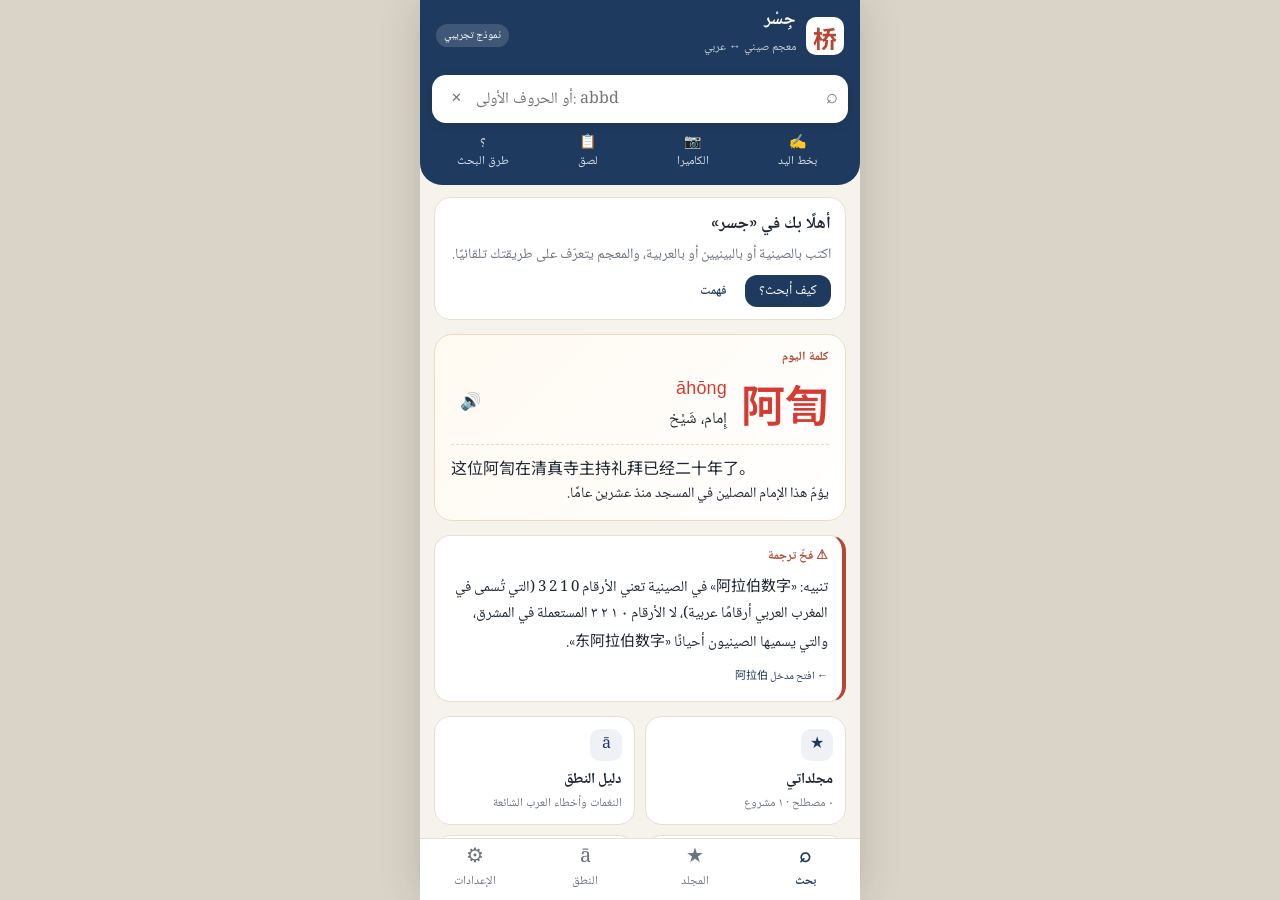
<file: index.html>
<!doctype html>
<html lang="ar" dir="rtl">
<head>
  <meta charset="utf-8">
  <meta name="viewport" content="width=device-width, initial-scale=1, viewport-fit=cover">
  <title>جسر · 桥 — معجم صيني عربي (نموذج تجريبي)</title>
  <meta name="theme-color" content="#1f3a5f">
  <meta name="apple-mobile-web-app-capable" content="yes">
  <meta name="apple-mobile-web-app-status-bar-style" content="black-translucent">
  <meta name="apple-mobile-web-app-title" content="جسر">
  <link rel="manifest" href="manifest.webmanifest">
  <link rel="apple-touch-icon" href="icon-180.png">
  <link rel="preconnect" href="https://fonts.googleapis.com">
  <link rel="stylesheet" href="https://fonts.googleapis.com/css2?family=Noto+Naskh+Arabic:wght@400;600;700&family=Noto+Sans+SC:wght@400;500;700&display=swap">
  <link rel="stylesheet" href="styles.css">
</head>
<body>
  <div class="phone">
    <header class="appbar">
      <div class="brand"><span class="logo zh" lang="zh-CN">桥</span><span><b>جِسْر</b><small>معجم صيني ↔ عربي</small></span></div>
      <span class="proto">نموذج تجريبي</span>
    </header>

    <div id="searchbar" class="searchbar">
      <div class="search-field">
        <span class="s-ic">⌕</span>
        <input id="q" type="search" dir="auto" autocomplete="off" spellcheck="false" placeholder="">
        <button class="icon tiny" data-action="clear" title="مسح">✕</button>
      </div>
      <div class="modes">
        <button data-action="handwrite"><span>✍</span>بخط اليد</button>
        <button data-action="camera"><span>📷</span>الكاميرا</button>
        <button data-action="paste"><span>📋</span>لصق</button>
        <button data-action="tips"><span>؟</span>طرق البحث</button>
      </div>
    </div>

    <main id="main"></main>

    <nav class="nav">
      <button data-nav="search"><span>⌕</span>بحث</button>
      <button data-nav="vault"><span>★</span>المجلد</button>
      <button data-nav="guide"><span>ā</span>النطق</button>
      <button data-nav="settings"><span>⚙</span>الإعدادات</button>
    </nav>

    <div id="sheet" class="sheet"><div class="sheet-card"><button class="icon close" data-action="close-sheet">✕</button><div id="sheet-body"></div></div></div>

    <div id="hw" class="modal"><div class="modal-card hw-card">
      <div class="modal-head"><div>الكتابة باليد</div><button class="icon" data-action="close-hw">✕</button></div>
      <div id="hw-composed" class="hw-composed zh" dir="ltr" lang="zh-CN"></div>
      <canvas id="hw-canvas" dir="ltr"></canvas>
      <div id="hw-cands" class="hw-cands"></div>
      <div class="row-btns">
        <button class="btn ghost" data-action="hw-undo">تراجع</button>
        <button class="btn ghost" data-action="hw-clear">مسح الحرف</button>
        <button class="btn" data-action="hw-search">ابحث</button>
      </div>
      <p class="hint" id="hw-status">ارسم حرفًا، ثم اضغط الاقتراح لإضافته.</p>
    </div></div>

    <div id="cam" class="modal"><div class="modal-card hw-card">
      <div class="modal-head"><div>البحث بالكاميرا</div><button class="icon" data-action="close-cam">✕</button></div>
      <div id="cam-composed" class="hw-composed zh" dir="ltr" lang="zh-CN"></div>
      <video id="cam-video" playsinline autoplay muted></video>
      <img id="cam-preview" alt="" hidden>
      <div id="cam-result" class="cam-result" dir="ltr" lang="zh-CN"></div>
      <div class="row-btns">
        <button class="btn" id="cam-shot" data-action="cam-shot" hidden>التقاط</button>
        <button class="btn ghost" data-action="cam-file">صورة</button>
        <button class="btn ghost" data-action="cam-undo">تراجع</button>
        <button class="btn" data-action="cam-search">ابحث</button>
      </div>
      <input id="cam-file" type="file" accept="image/*" hidden>
      <p class="hint" id="cam-status"></p>
    </div></div>

    <div id="stroke" class="modal"><div class="modal-card">
      <div class="modal-head"><div id="stroke-title"></div><button class="icon" data-action="close-stroke">✕</button></div>
      <div id="stroke-box" class="stroke-box" dir="ltr"></div>
      <div class="row-btns"><button class="btn" data-action="stroke-replay">إعادة العرض</button><button class="btn ghost" data-action="stroke-quiz">تدرّب على الكتابة</button></div>
    </div></div>

    <div id="toast" class="toast"></div>
  </div>

  <script src="vendor/hanzi-writer.min.js"></script>
  <script src="vendor/hanzilookup.min.js"></script>
  <script src="vendor/tesseract.min.js"></script>
  <script src="js/handwrite.js"></script>
  <script src="js/camera.js"></script>
  <script src="data/core.js"></script>
  <script src="data/packs.js"></script>
  <script src="js/labels.js"></script>
  <script src="js/pinyin.js"></script>
  <script src="js/arabic.js"></script>
  <script src="js/search.js"></script>
  <script src="js/app.js"></script>
</body>
</html>
</file>
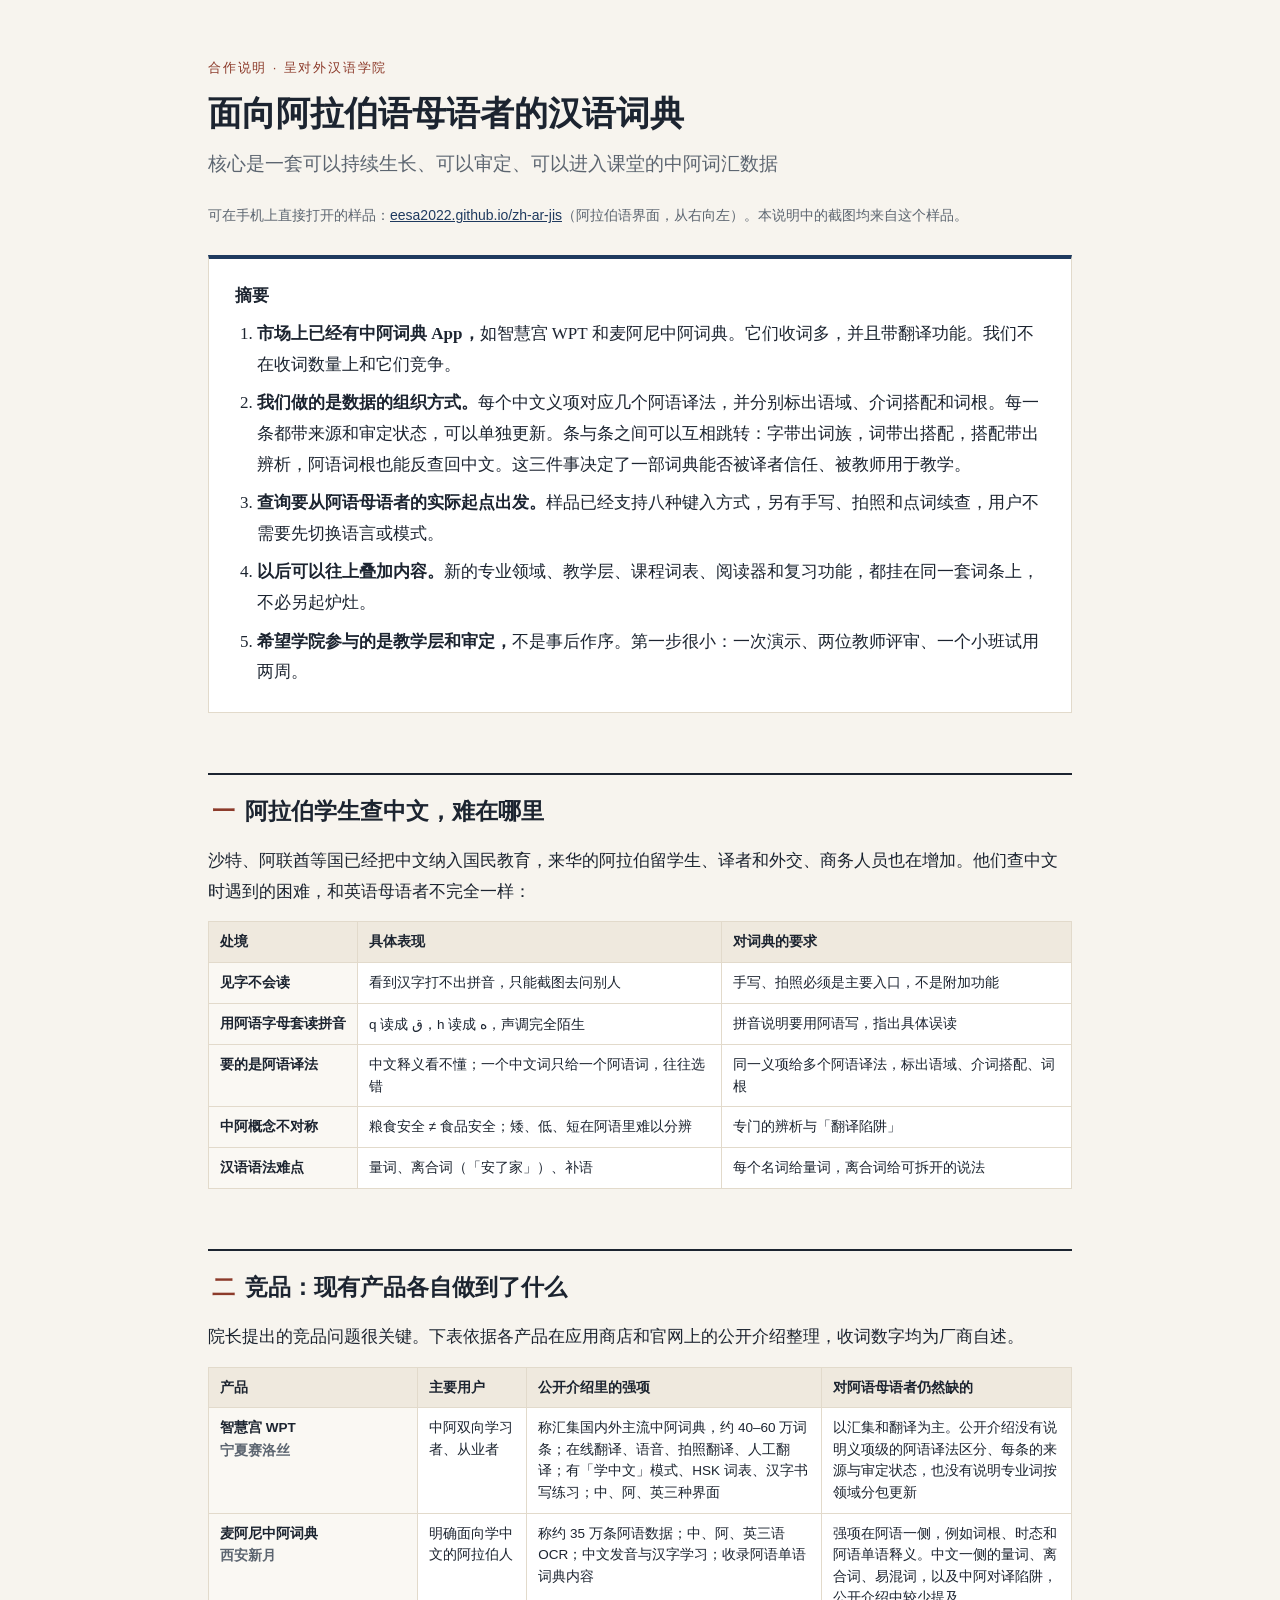
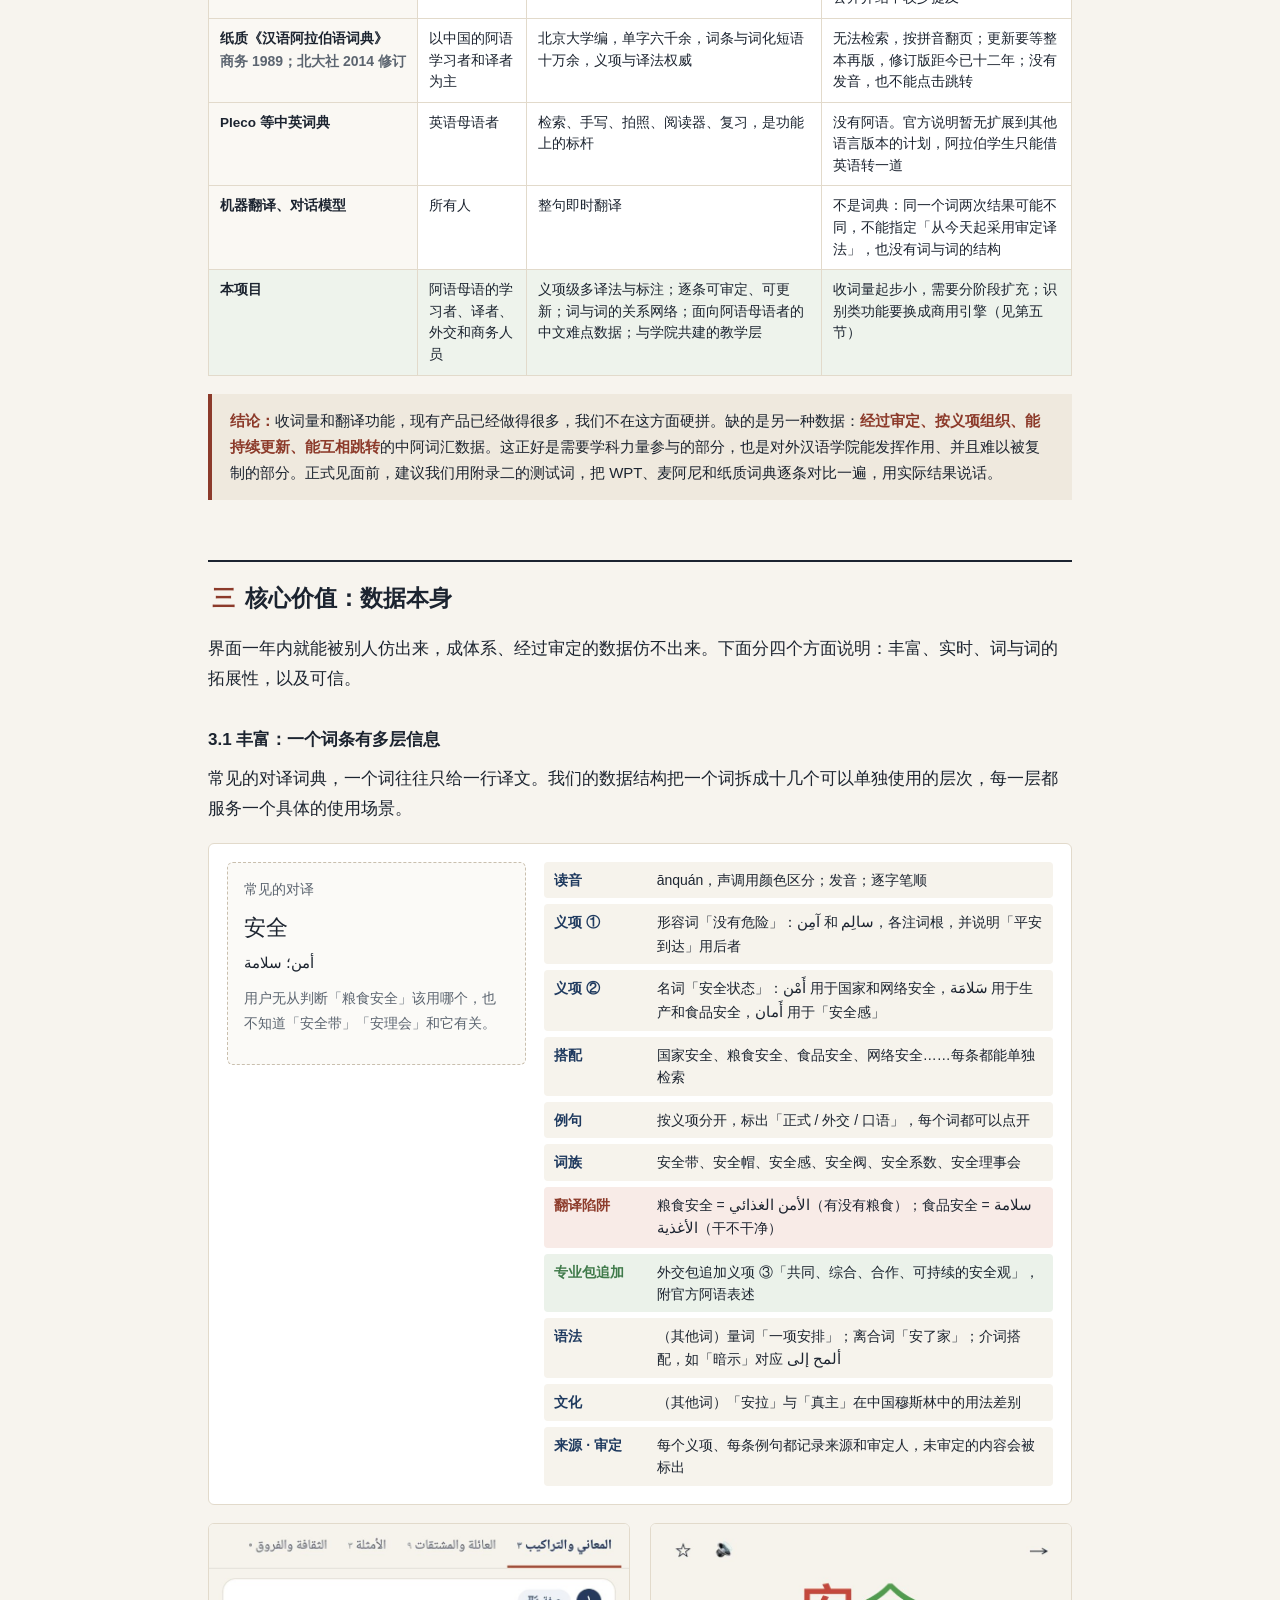
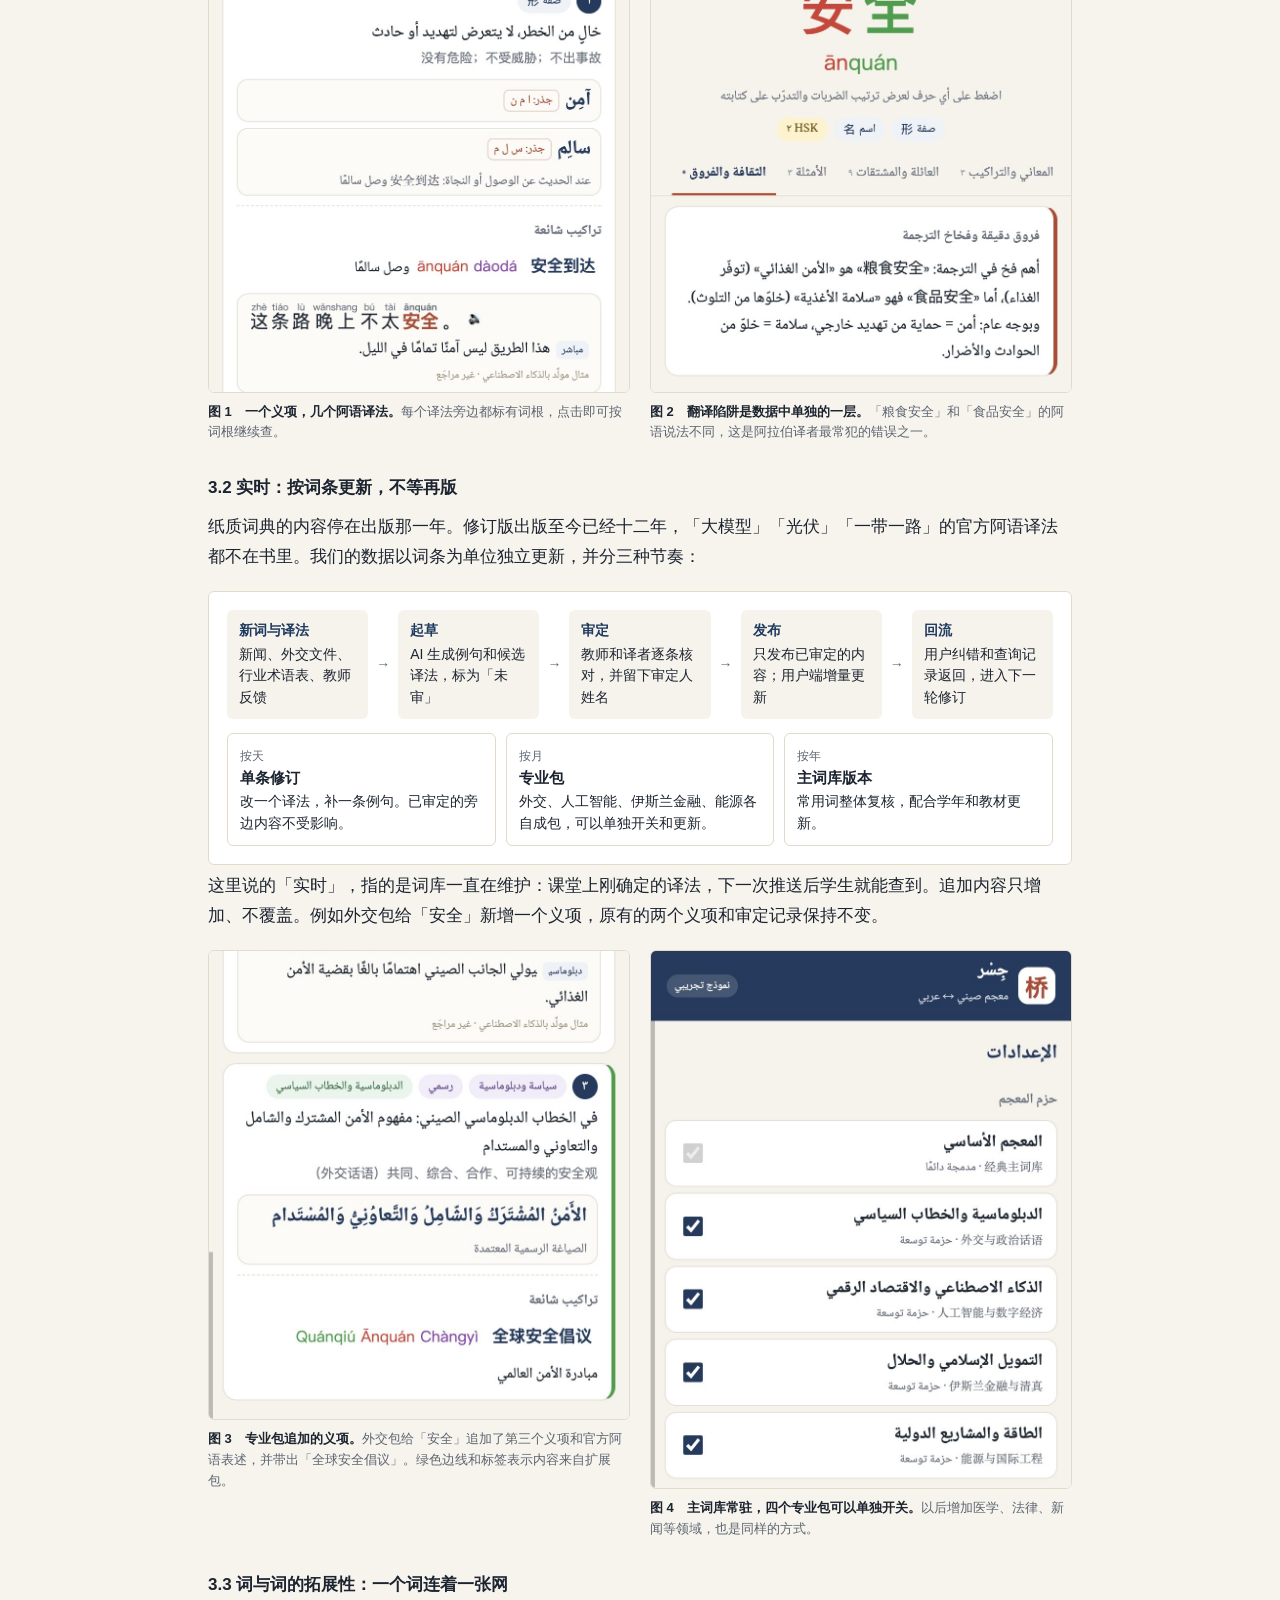
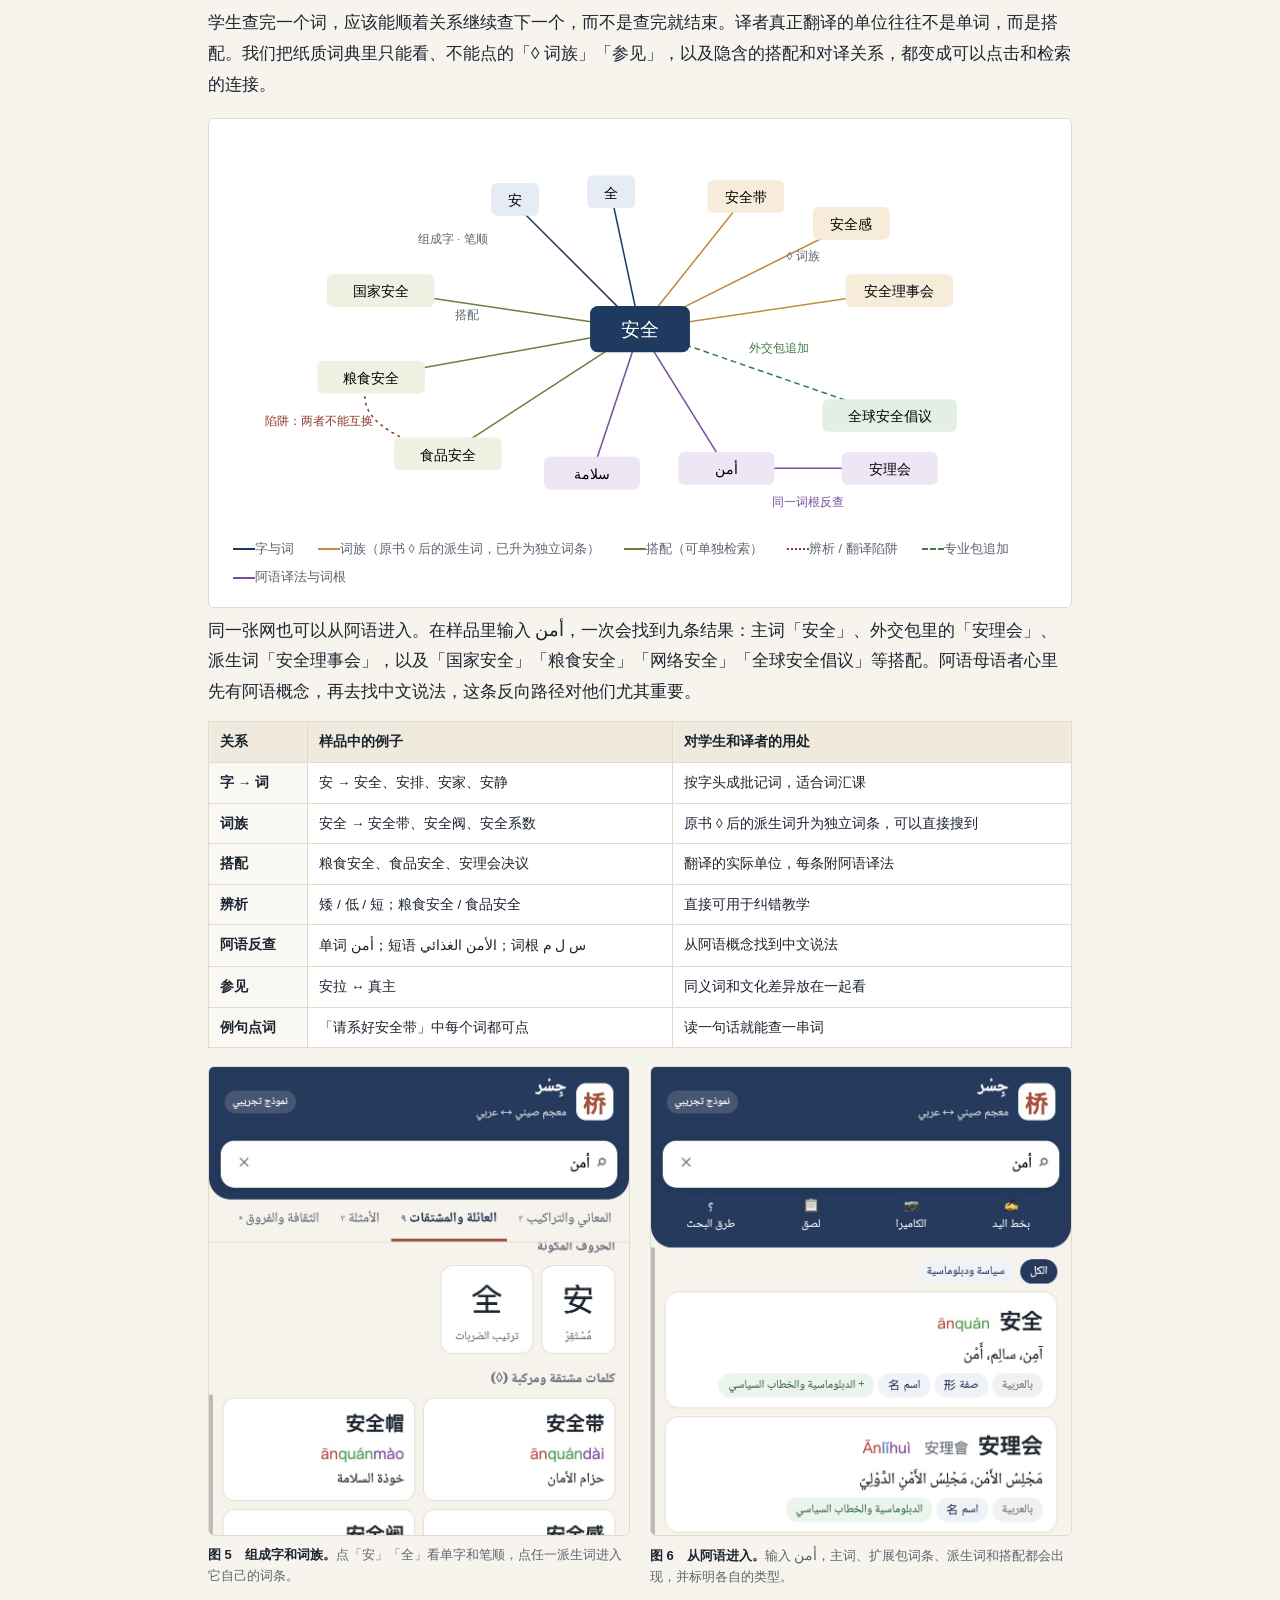
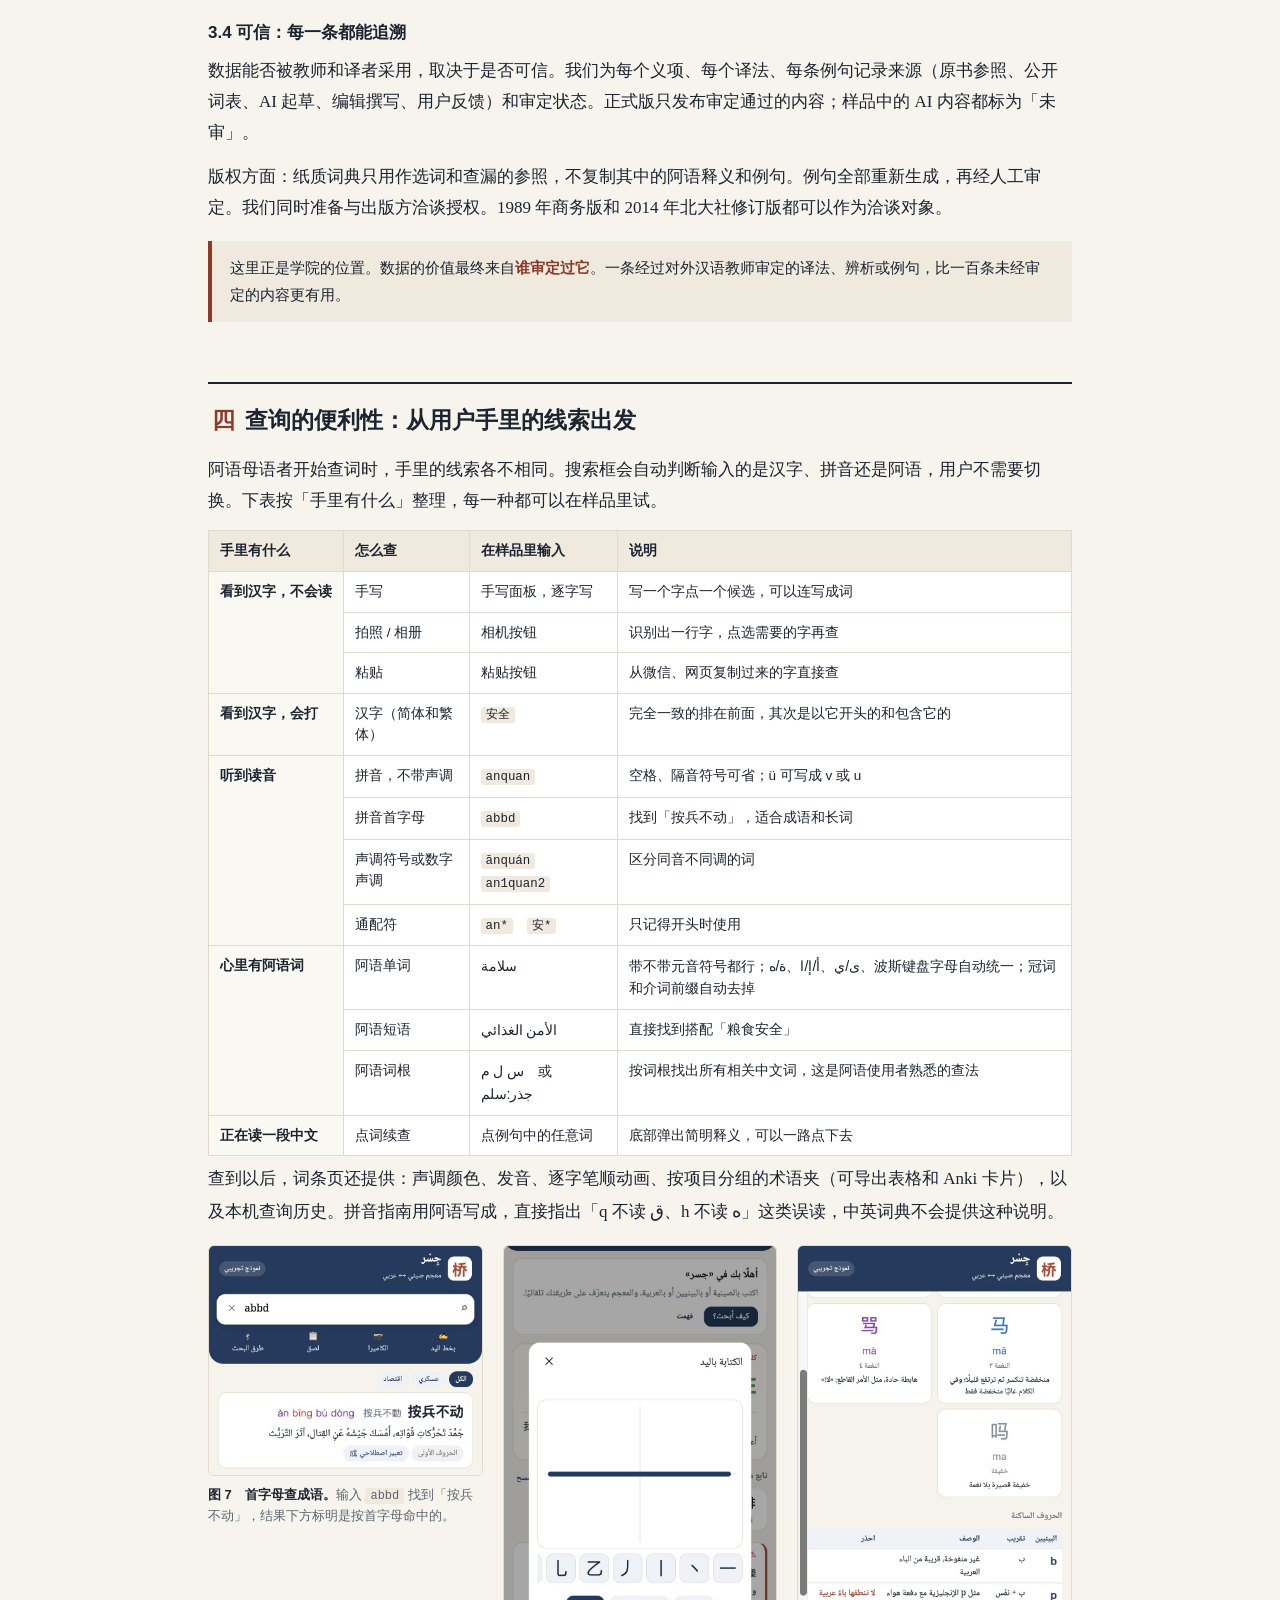
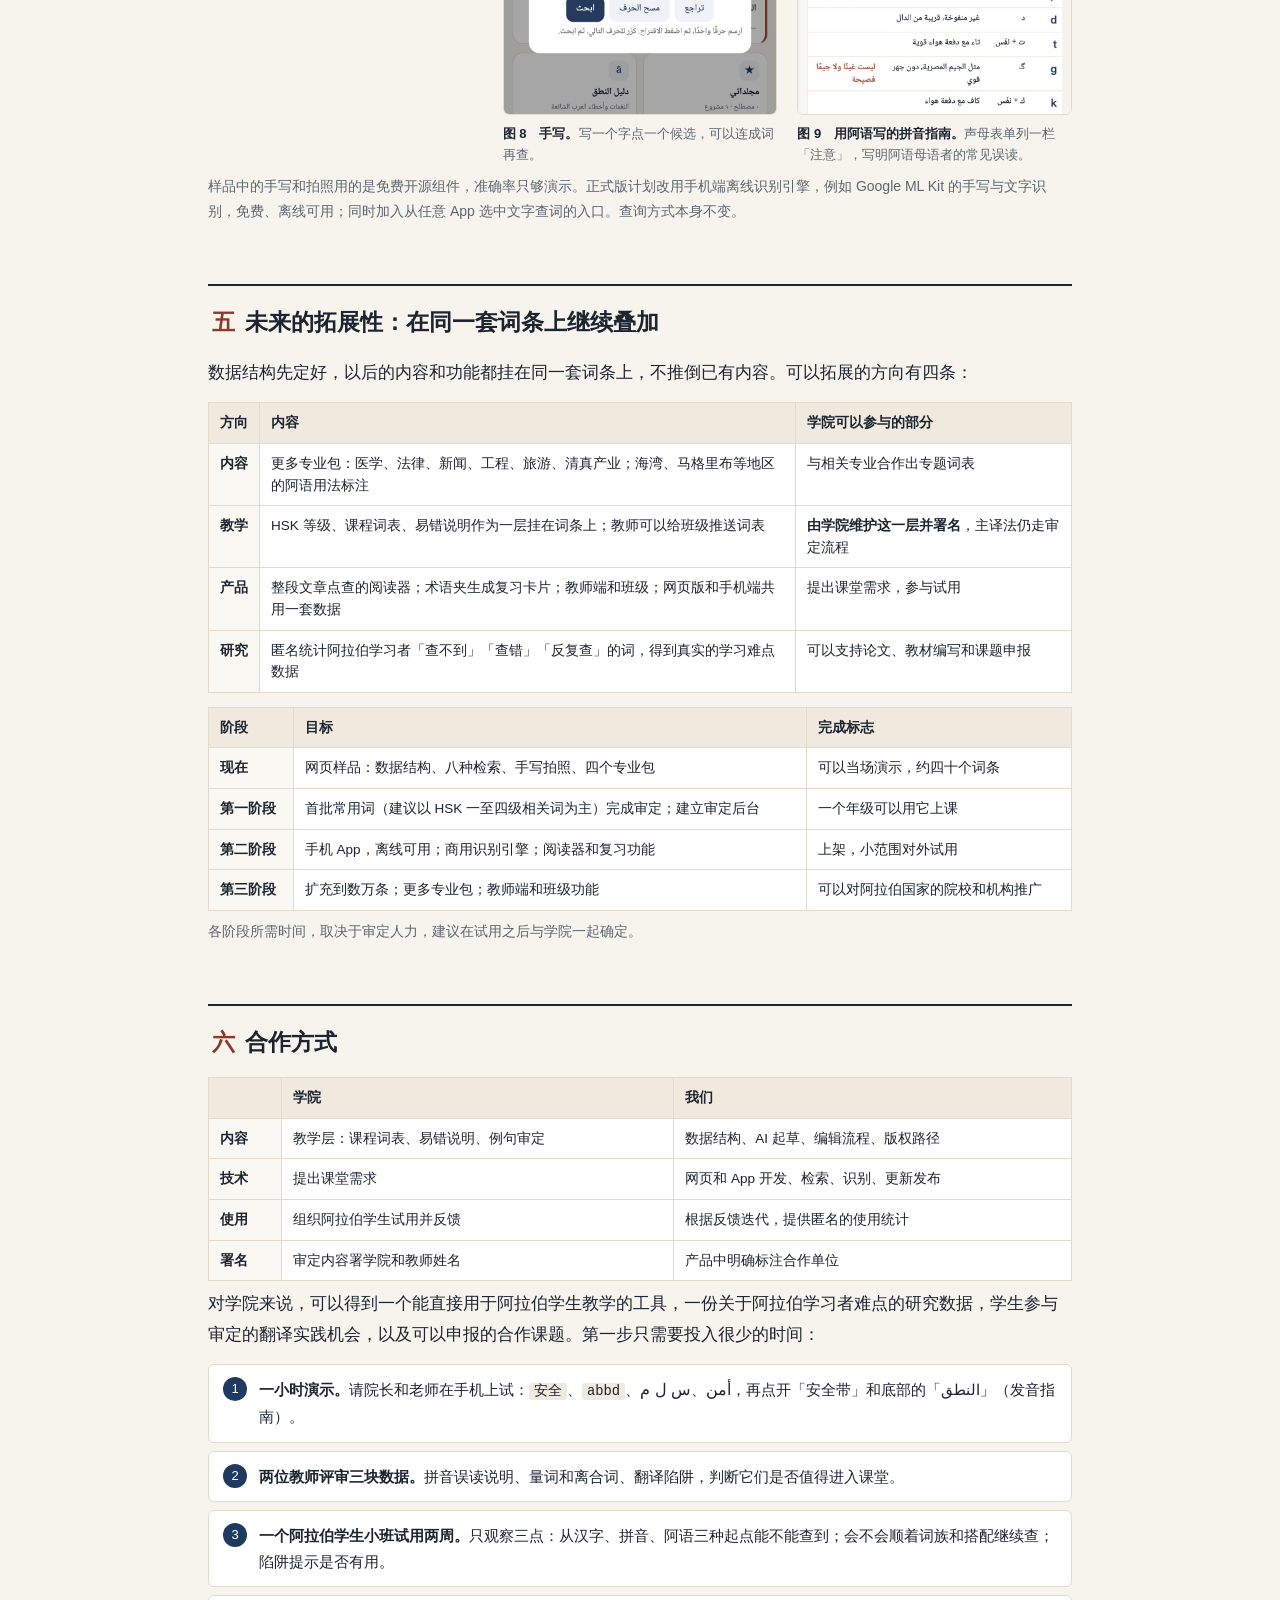
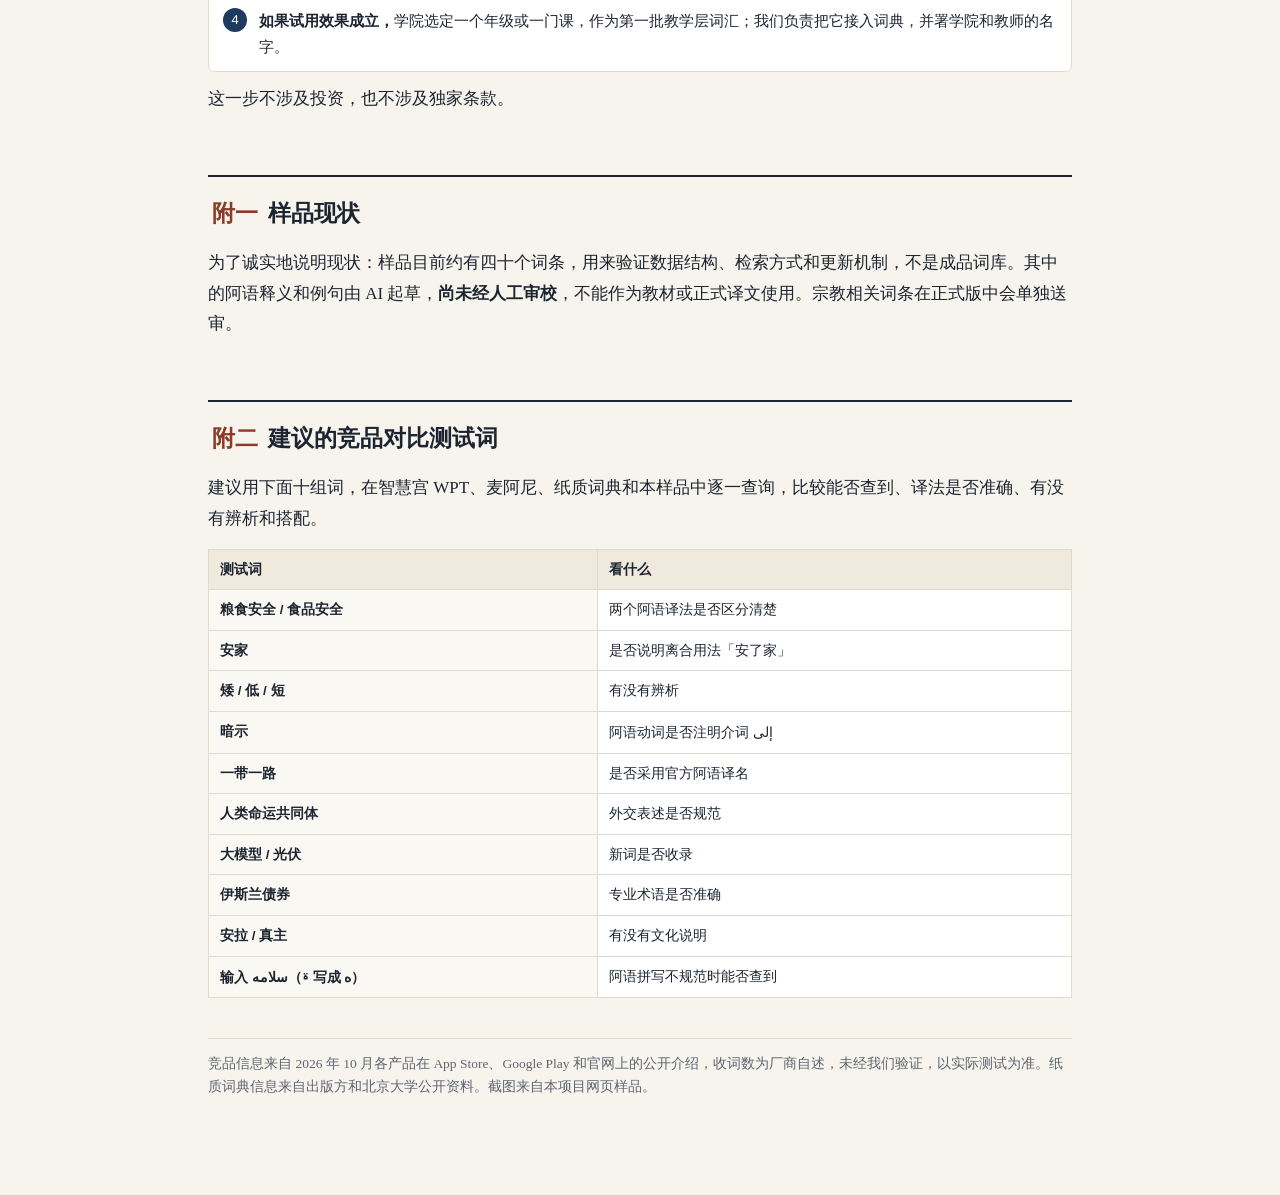
<file: brief/index.html>
<!doctype html>
<html lang="zh-CN">
<head>
  <meta charset="utf-8">
  <meta name="viewport" content="width=device-width, initial-scale=1">
  <title>面向阿拉伯语母语者的汉语词典 · 合作说明</title>
  <style>
    :root { --ink: #1c2430; --muted: #5c6570; --line: #e2dacb; --paper: #f7f4ee; --card: #fff; --navy: #1f3a5f; --accent: #8c3a2a; --green: #3f7a4a; --soft: #efe9de; }
    * { box-sizing: border-box; }
    body { margin: 0; background: var(--paper); color: var(--ink); font: 17px/1.8 "Songti SC", "Noto Serif SC", "Source Han Serif SC", "STSong", serif; }
    .wrap { max-width: 920px; margin: 0 auto; padding: 56px 28px 88px; }
    .sans, h3, table, figcaption, .meta, .label, .kicker, .callout, .steps, .diagram { font-family: "PingFang SC", "Noto Sans SC", "Source Han Sans SC", sans-serif; }
    .kicker { font-size: 13px; letter-spacing: .14em; color: var(--accent); margin: 0 0 12px; }
    h1 { font-size: 34px; font-weight: 600; line-height: 1.35; margin: 0 0 10px; }
    .sub { font-size: 19px; color: var(--muted); margin: 0 0 22px; }
    h2 { font-size: 23px; font-weight: 600; margin: 60px 0 14px; padding-top: 16px; border-top: 2px solid var(--ink); }
    h2 .no { color: var(--accent); margin-left: 4px; margin-right: 10px; }
    h3 { font-size: 17px; font-weight: 600; margin: 30px 0 8px; }
    p { margin: 0 0 14px; }
    a { color: var(--navy); }
    bdi[lang="ar"] { font-family: "Noto Naskh Arabic", "Geeza Pro", "Arial", serif; font-size: 1.05em; }
    .meta { font-size: 14px; color: var(--muted); }
    .summary { background: var(--card); border: 1px solid var(--line); border-top: 4px solid var(--navy); padding: 22px 26px 12px; margin: 26px 0 0; }
    .summary h3 { margin-top: 0; }
    .summary ol { margin: 6px 0 12px; padding-right: 0; padding-left: 1.3em; }
    .summary li { margin: 8px 0; }
    .callout { background: var(--soft); border-left: 4px solid var(--accent); padding: 14px 18px; font-size: 15px; line-height: 1.75; margin: 18px 0; }
    .callout b { color: var(--accent); }
    .table-wrap { overflow-x: auto; margin: 14px 0 8px; }
    table { width: 100%; border-collapse: collapse; background: var(--card); font-size: 13.5px; line-height: 1.6; }
    th, td { border: 1px solid var(--line); padding: 9px 11px; text-align: left; vertical-align: top; }
    thead th { background: var(--soft); font-weight: 600; }
    tbody th { font-weight: 600; white-space: nowrap; background: #faf8f3; }
    tr.ours td, tr.ours th { background: #eef3ec; }
    table.wide { min-width: 780px; }
    .figs { display: grid; grid-template-columns: 1fr 1fr; gap: 26px 20px; margin: 18px 0 8px; }
    .figs.three { grid-template-columns: 1fr 1fr 1fr; }
    figure { margin: 0; }
    figure img { display: block; width: 100%; height: 470px; object-fit: cover; object-position: top; border: 1px solid var(--line); border-radius: 6px; background: #fff; }
    figure img.auto { height: auto; }
    figcaption { font-size: 13px; line-height: 1.6; color: var(--muted); margin-top: 9px; }
    figcaption strong { color: var(--ink); font-weight: 600; }
    .diagram { background: var(--card); border: 1px solid var(--line); border-radius: 6px; padding: 18px; margin: 18px 0 6px; font-size: 14px; }
    .compare { display: grid; grid-template-columns: 1fr 1.7fr; gap: 18px; align-items: start; }
    .plain { border: 1px dashed #c9bfae; border-radius: 6px; padding: 14px 16px; background: #fbfaf7; }
    .plain .line { font-size: 22px; font-family: "Songti SC", serif; margin: 6px 0 2px; }
    .layers { display: grid; gap: 6px; }
    .layer { display: grid; grid-template-columns: 6.6em 1fr; gap: 10px; padding: 7px 10px; border-radius: 4px; background: #f6f3ec; line-height: 1.6; }
    .layer b { color: var(--navy); font-weight: 600; }
    .layer.trap { background: #f8ebe7; } .layer.trap b { color: var(--accent); }
    .layer.pack { background: #ebf2ea; } .layer.pack b { color: var(--green); }
    .flow { display: flex; flex-wrap: wrap; align-items: stretch; gap: 8px; }
    .flow .step { flex: 1 1 140px; background: #f6f3ec; border-radius: 6px; padding: 10px 12px; line-height: 1.55; }
    .flow .step b { display: block; color: var(--navy); margin-bottom: 2px; }
    .flow .arrow { align-self: center; color: var(--muted); }
    .speeds { display: grid; grid-template-columns: repeat(3, 1fr); gap: 10px; margin-top: 14px; }
    .speed { border: 1px solid var(--line); border-radius: 6px; padding: 10px 12px; line-height: 1.6; }
    .speed .t { font-size: 12px; color: var(--muted); }
    .speed b { display: block; font-size: 15px; }
    svg text { font-family: "PingFang SC", "Noto Sans SC", sans-serif; }
    .legend { display: flex; flex-wrap: wrap; gap: 6px 18px; font-size: 12.5px; color: var(--muted); margin-top: 8px; }
    .legend i { display: inline-block; width: 22px; height: 0; border-top: 2px solid; vertical-align: middle; margin-left: 6px; }
    .steps { counter-reset: s; list-style: none; padding: 0; margin: 12px 0; }
    .steps li { counter-increment: s; position: relative; padding: 12px 14px 12px 50px; background: var(--card); border: 1px solid var(--line); border-radius: 6px; margin: 8px 0; font-size: 15px; line-height: 1.7; }
    .steps li::before { content: counter(s); position: absolute; left: 14px; top: 12px; width: 24px; height: 24px; border-radius: 50%; background: var(--navy); color: #fff; font-size: 13px; text-align: center; line-height: 24px; }
    code, .try { font-family: "SF Mono", Menlo, Consolas, monospace; font-size: .92em; background: #efe9de; padding: 1px 5px; border-radius: 3px; }
    .note { font-size: 13.5px; color: var(--muted); margin-top: 40px; border-top: 1px solid var(--line); padding-top: 14px; line-height: 1.7; }
    @media (max-width: 760px) {
      .wrap { padding: 30px 16px 56px; }
      h1 { font-size: 27px; }
      .figs, .figs.three, .compare, .speeds { grid-template-columns: 1fr; }
      figure img { height: 420px; }
    }
    @media print {
      body { background: #fff; font-size: 15px; }
      .wrap { max-width: none; padding: 0; }
      a { color: inherit; text-decoration: none; }
      h2 { break-before: auto; break-after: avoid; }
      figure, table, .diagram, .summary, .callout, .steps li { break-inside: avoid; }
      figure img { height: 360px; }
    }
  </style>
</head>
<body>
<article class="wrap">

  <p class="kicker">合作说明 · 呈对外汉语学院</p>
  <h1>面向阿拉伯语母语者的汉语词典</h1>
  <p class="sub">核心是一套可以持续生长、可以审定、可以进入课堂的中阿词汇数据</p>
  <p class="meta">可在手机上直接打开的样品：<a href="https://eesa2022.github.io/zh-ar-jis/">eesa2022.github.io/zh-ar-jis</a>（阿拉伯语界面，从右向左）。本说明中的截图均来自这个样品。</p>

  <section class="summary">
    <h3>摘要</h3>
    <ol>
      <li><b>市场上已经有中阿词典 App，</b>如智慧宫 WPT 和麦阿尼中阿词典。它们收词多，并且带翻译功能。我们不在收词数量上和它们竞争。</li>
      <li><b>我们做的是数据的组织方式。</b>每个中文义项对应几个阿语译法，并分别标出语域、介词搭配和词根。每一条都带来源和审定状态，可以单独更新。条与条之间可以互相跳转：字带出词族，词带出搭配，搭配带出辨析，阿语词根也能反查回中文。这三件事决定了一部词典能否被译者信任、被教师用于教学。</li>
      <li><b>查询要从阿语母语者的实际起点出发。</b>样品已经支持八种键入方式，另有手写、拍照和点词续查，用户不需要先切换语言或模式。</li>
      <li><b>以后可以往上叠加内容。</b>新的专业领域、教学层、课程词表、阅读器和复习功能，都挂在同一套词条上，不必另起炉灶。</li>
      <li><b>希望学院参与的是教学层和审定，</b>不是事后作序。第一步很小：一次演示、两位教师评审、一个小班试用两周。</li>
    </ol>
  </section>

  <!-- 一 -->
  <h2><span class="no">一</span>阿拉伯学生查中文，难在哪里</h2>
  <p>沙特、阿联酋等国已经把中文纳入国民教育，来华的阿拉伯留学生、译者和外交、商务人员也在增加。他们查中文时遇到的困难，和英语母语者不完全一样：</p>
  <div class="table-wrap"><table>
    <thead><tr><th>处境</th><th>具体表现</th><th>对词典的要求</th></tr></thead>
    <tbody>
      <tr><th>见字不会读</th><td>看到汉字打不出拼音，只能截图去问别人</td><td>手写、拍照必须是主要入口，不是附加功能</td></tr>
      <tr><th>用阿语字母套读拼音</th><td>q 读成 <bdi lang="ar">ق</bdi>，h 读成 <bdi lang="ar">ه</bdi>，声调完全陌生</td><td>拼音说明要用阿语写，指出具体误读</td></tr>
      <tr><th>要的是阿语译法</th><td>中文释义看不懂；一个中文词只给一个阿语词，往往选错</td><td>同一义项给多个阿语译法，标出语域、介词搭配、词根</td></tr>
      <tr><th>中阿概念不对称</th><td>粮食安全 ≠ 食品安全；矮、低、短在阿语里难以分辨</td><td>专门的辨析与「翻译陷阱」</td></tr>
      <tr><th>汉语语法难点</th><td>量词、离合词（「安了家」）、补语</td><td>每个名词给量词，离合词给可拆开的说法</td></tr>
    </tbody>
  </table></div>

  <!-- 二 -->
  <h2><span class="no">二</span>竞品：现有产品各自做到了什么</h2>
  <p>院长提出的竞品问题很关键。下表依据各产品在应用商店和官网上的公开介绍整理，收词数字均为厂商自述。</p>
  <div class="table-wrap"><table class="wide">
    <thead><tr><th>产品</th><th>主要用户</th><th>公开介绍里的强项</th><th>对阿语母语者仍然缺的</th></tr></thead>
    <tbody>
      <tr><th>智慧宫 WPT<br><span class="meta">宁夏赛洛丝</span></th><td>中阿双向学习者、从业者</td><td>称汇集国内外主流中阿词典，约 40–60 万词条；在线翻译、语音、拍照翻译、人工翻译；有「学中文」模式、HSK 词表、汉字书写练习；中、阿、英三种界面</td><td>以汇集和翻译为主。公开介绍没有说明义项级的阿语译法区分、每条的来源与审定状态，也没有说明专业词按领域分包更新</td></tr>
      <tr><th>麦阿尼中阿词典<br><span class="meta">西安新月</span></th><td>明确面向学中文的阿拉伯人</td><td>称约 35 万条阿语数据；中、阿、英三语 OCR；中文发音与汉字学习；收录阿语单语词典内容</td><td>强项在阿语一侧，例如词根、时态和阿语单语释义。中文一侧的量词、离合词、易混词，以及中阿对译陷阱，公开介绍中较少提及</td></tr>
      <tr><th>纸质《汉语阿拉伯语词典》<br><span class="meta">商务 1989；北大社 2014 修订</span></th><td>以中国的阿语学习者和译者为主</td><td>北京大学编，单字六千余，词条与词化短语十万余，义项与译法权威</td><td>无法检索，按拼音翻页；更新要等整本再版，修订版距今已十二年；没有发音，也不能点击跳转</td></tr>
      <tr><th>Pleco 等中英词典</th><td>英语母语者</td><td>检索、手写、拍照、阅读器、复习，是功能上的标杆</td><td>没有阿语。官方说明暂无扩展到其他语言版本的计划，阿拉伯学生只能借英语转一道</td></tr>
      <tr><th>机器翻译、对话模型</th><td>所有人</td><td>整句即时翻译</td><td>不是词典：同一个词两次结果可能不同，不能指定「从今天起采用审定译法」，也没有词与词的结构</td></tr>
      <tr class="ours"><th>本项目</th><td>阿语母语的学习者、译者、外交和商务人员</td><td>义项级多译法与标注；逐条可审定、可更新；词与词的关系网络；面向阿语母语者的中文难点数据；与学院共建的教学层</td><td>收词量起步小，需要分阶段扩充；识别类功能要换成商用引擎（见第五节）</td></tr>
    </tbody>
  </table></div>
  <div class="callout"><b>结论：</b>收词量和翻译功能，现有产品已经做得很多，我们不在这方面硬拼。缺的是另一种数据：<b>经过审定、按义项组织、能持续更新、能互相跳转</b>的中阿词汇数据。这正好是需要学科力量参与的部分，也是对外汉语学院能发挥作用、并且难以被复制的部分。正式见面前，建议我们用附录二的测试词，把 WPT、麦阿尼和纸质词典逐条对比一遍，用实际结果说话。</div>

  <!-- 三 -->
  <h2><span class="no">三</span>核心价值：数据本身</h2>
  <p>界面一年内就能被别人仿出来，成体系、经过审定的数据仿不出来。下面分四个方面说明：丰富、实时、词与词的拓展性，以及可信。</p>

  <h3>3.1 丰富：一个词条有多层信息</h3>
  <p>常见的对译词典，一个词往往只给一行译文。我们的数据结构把一个词拆成十几个可以单独使用的层次，每一层都服务一个具体的使用场景。</p>
  <div class="diagram">
    <div class="compare">
      <div class="plain">
        <div class="label meta">常见的对译</div>
        <div class="line">安全</div>
        <div><bdi lang="ar">أمن؛ سلامة</bdi></div>
        <p class="meta" style="margin-top:10px">用户无从判断「粮食安全」该用哪个，也不知道「安全带」「安理会」和它有关。</p>
      </div>
      <div class="layers">
        <div class="layer"><b>读音</b><span>ānquán，声调用颜色区分；发音；逐字笔顺</span></div>
        <div class="layer"><b>义项 ①</b><span>形容词「没有危险」：<bdi lang="ar">آمِن</bdi> 和 <bdi lang="ar">سالِم</bdi>，各注词根，并说明「平安到达」用后者</span></div>
        <div class="layer"><b>义项 ②</b><span>名词「安全状态」：<bdi lang="ar">أَمْن</bdi> 用于国家和网络安全，<bdi lang="ar">سَلامَة</bdi> 用于生产和食品安全，<bdi lang="ar">أَمان</bdi> 用于「安全感」</span></div>
        <div class="layer"><b>搭配</b><span>国家安全、粮食安全、食品安全、网络安全……每条都能单独检索</span></div>
        <div class="layer"><b>例句</b><span>按义项分开，标出「正式 / 外交 / 口语」，每个词都可以点开</span></div>
        <div class="layer"><b>词族</b><span>安全带、安全帽、安全感、安全阀、安全系数、安全理事会</span></div>
        <div class="layer trap"><b>翻译陷阱</b><span>粮食安全 = <bdi lang="ar">الأمن الغذائي</bdi>（有没有粮食）；食品安全 = <bdi lang="ar">سلامة الأغذية</bdi>（干不干净）</span></div>
        <div class="layer pack"><b>专业包追加</b><span>外交包追加义项 ③「共同、综合、合作、可持续的安全观」，附官方阿语表述</span></div>
        <div class="layer"><b>语法</b><span>（其他词）量词「一项安排」；离合词「安了家」；介词搭配，如「暗示」对应 <bdi lang="ar">ألمح إلى</bdi></span></div>
        <div class="layer"><b>文化</b><span>（其他词）「安拉」与「真主」在中国穆斯林中的用法差别</span></div>
        <div class="layer"><b>来源 · 审定</b><span>每个义项、每条例句都记录来源和审定人，未审定的内容会被标出</span></div>
      </div>
    </div>
  </div>
  <div class="figs">
    <figure>
      <img src="img/entry.jpg" alt="安全词条：一个义项下的多个阿语译法" style="object-position:center 68%">
      <figcaption><strong>图 1　一个义项，几个阿语译法。</strong>每个译法旁边都标有词根，点击即可按词根继续查。</figcaption>
    </figure>
    <figure>
      <img src="img/trap.jpg" alt="安全词条的翻译陷阱" style="object-position:center 80%">
      <figcaption><strong>图 2　翻译陷阱是数据中单独的一层。</strong>「粮食安全」和「食品安全」的阿语说法不同，这是阿拉伯译者最常犯的错误之一。</figcaption>
    </figure>
  </div>

  <h3>3.2 实时：按词条更新，不等再版</h3>
  <p>纸质词典的内容停在出版那一年。修订版出版至今已经十二年，「大模型」「光伏」「一带一路」的官方阿语译法都不在书里。我们的数据以词条为单位独立更新，并分三种节奏：</p>
  <div class="diagram">
    <div class="flow">
      <div class="step"><b>新词与译法</b>新闻、外交文件、行业术语表、教师反馈</div><span class="arrow">→</span>
      <div class="step"><b>起草</b>AI 生成例句和候选译法，标为「未审」</div><span class="arrow">→</span>
      <div class="step"><b>审定</b>教师和译者逐条核对，并留下审定人姓名</div><span class="arrow">→</span>
      <div class="step"><b>发布</b>只发布已审定的内容；用户端增量更新</div><span class="arrow">→</span>
      <div class="step"><b>回流</b>用户纠错和查询记录返回，进入下一轮修订</div>
    </div>
    <div class="speeds">
      <div class="speed"><span class="t">按天</span><b>单条修订</b>改一个译法，补一条例句。已审定的旁边内容不受影响。</div>
      <div class="speed"><span class="t">按月</span><b>专业包</b>外交、人工智能、伊斯兰金融、能源各自成包，可以单独开关和更新。</div>
      <div class="speed"><span class="t">按年</span><b>主词库版本</b>常用词整体复核，配合学年和教材更新。</div>
    </div>
  </div>
  <p>这里说的「实时」，指的是词库一直在维护：课堂上刚确定的译法，下一次推送后学生就能查到。追加内容只增加、不覆盖。例如外交包给「安全」新增一个义项，原有的两个义项和审定记录保持不变。</p>
  <div class="figs">
    <figure>
      <img src="img/pack.jpg" alt="外交专业包给安全追加的第三个义项" style="object-position:center 72%">
      <figcaption><strong>图 3　专业包追加的义项。</strong>外交包给「安全」追加了第三个义项和官方阿语表述，并带出「全球安全倡议」。绿色边线和标签表示内容来自扩展包。</figcaption>
    </figure>
    <figure>
      <img src="img/packs.jpg" alt="四个专业扩展包的开关" class="auto">
      <figcaption><strong>图 4　主词库常驻，四个专业包可以单独开关。</strong>以后增加医学、法律、新闻等领域，也是同样的方式。</figcaption>
    </figure>
  </div>

  <h3>3.3 词与词的拓展性：一个词连着一张网</h3>
  <p>学生查完一个词，应该能顺着关系继续查下一个，而不是查完就结束。译者真正翻译的单位往往不是单词，而是搭配。我们把纸质词典里只能看、不能点的「◊ 词族」「参见」，以及隐含的搭配和对译关系，都变成可以点击和检索的连接。</p>
  <div class="diagram">
    <svg viewBox="0 0 860 400" width="100%" role="img" aria-label="以安全为中心的词汇关系网">
      <defs>
        <marker id="ah" viewBox="0 0 10 10" refX="9" refY="5" markerWidth="6" markerHeight="6" orient="auto"><path d="M0,0L10,5L0,10z" fill="#8a8f96"/></marker>
      </defs>
      <g stroke-width="1.6" fill="none">
        <line x1="430" y1="200" x2="300" y2="70" stroke="#1f3a5f"/>
        <line x1="430" y1="200" x2="400" y2="60" stroke="#1f3a5f"/>
        <line x1="430" y1="200" x2="540" y2="62" stroke="#c08a3e"/>
        <line x1="430" y1="200" x2="650" y2="90" stroke="#c08a3e"/>
        <line x1="430" y1="200" x2="700" y2="160" stroke="#c08a3e"/>
        <line x1="430" y1="200" x2="160" y2="160" stroke="#6b7f3a"/>
        <line x1="430" y1="200" x2="150" y2="250" stroke="#6b7f3a"/>
        <line x1="430" y1="200" x2="230" y2="330" stroke="#6b7f3a"/>
        <line x1="430" y1="200" x2="690" y2="290" stroke="#3f7a4a" stroke-dasharray="6 4"/>
        <line x1="430" y1="200" x2="520" y2="345" stroke="#7a4f9a"/>
        <line x1="430" y1="200" x2="380" y2="350" stroke="#7a4f9a"/>
        <line x1="520" y1="345" x2="690" y2="345" stroke="#7a4f9a"/>
        <path d="M150 250 Q 120 300 230 330" stroke="#8c3a2a" stroke-dasharray="3 4"/>
      </g>
      <g font-size="15" text-anchor="middle">
        <rect x="378" y="176" width="104" height="48" rx="8" fill="#1f3a5f"/><text x="430" y="207" fill="#fff" font-size="20">安全</text>
        <rect x="275" y="48" width="50" height="34" rx="6" fill="#e6ecf4"/><text x="300" y="71">安</text>
        <rect x="375" y="40" width="50" height="34" rx="6" fill="#e6ecf4"/><text x="400" y="63">全</text>
        <rect x="500" y="45" width="80" height="34" rx="6" fill="#f6ecd9"/><text x="540" y="68">安全带</text>
        <rect x="610" y="73" width="80" height="34" rx="6" fill="#f6ecd9"/><text x="650" y="96">安全感</text>
        <rect x="644" y="143" width="112" height="34" rx="6" fill="#f6ecd9"/><text x="700" y="166">安全理事会</text>
        <rect x="104" y="143" width="112" height="34" rx="6" fill="#eef0e2"/><text x="160" y="166">国家安全</text>
        <rect x="94" y="233" width="112" height="34" rx="6" fill="#eef0e2"/><text x="150" y="256">粮食安全</text>
        <rect x="174" y="313" width="112" height="34" rx="6" fill="#eef0e2"/><text x="230" y="336">食品安全</text>
        <rect x="620" y="273" width="140" height="34" rx="6" fill="#e3efe5"/><text x="690" y="296">全球安全倡议</text>
        <rect x="470" y="328" width="100" height="34" rx="6" fill="#efe6f5"/><text x="520" y="351" font-family="Geeza Pro, Noto Naskh Arabic, serif">أمن</text>
        <rect x="330" y="333" width="100" height="34" rx="6" fill="#efe6f5"/><text x="380" y="356" font-family="Geeza Pro, Noto Naskh Arabic, serif">سلامة</text>
        <rect x="640" y="328" width="100" height="34" rx="6" fill="#efe6f5"/><text x="690" y="351">安理会</text>
      </g>
      <g font-size="12" fill="#5c6570" text-anchor="middle">
        <text x="235" y="110">组成字 · 笔顺</text>
        <text x="600" y="128">◊ 词族</text>
        <text x="250" y="190">搭配</text>
        <text x="96" y="300" fill="#8c3a2a">陷阱：两者不能互换</text>
        <text x="575" y="224" fill="#3f7a4a">外交包追加</text>
        <text x="605" y="384" fill="#7a4f9a">同一词根反查</text>
      </g>
    </svg>
    <div class="legend">
      <span><i style="border-color:#1f3a5f"></i>字与词</span>
      <span><i style="border-color:#c08a3e"></i>词族（原书 ◊ 后的派生词，已升为独立词条）</span>
      <span><i style="border-color:#6b7f3a"></i>搭配（可单独检索）</span>
      <span><i style="border-color:#8c3a2a;border-top-style:dotted"></i>辨析 / 翻译陷阱</span>
      <span><i style="border-color:#3f7a4a;border-top-style:dashed"></i>专业包追加</span>
      <span><i style="border-color:#7a4f9a"></i>阿语译法与词根</span>
    </div>
  </div>
  <p>同一张网也可以从阿语进入。在样品里输入 <bdi lang="ar">أمن</bdi>，一次会找到九条结果：主词「安全」、外交包里的「安理会」、派生词「安全理事会」，以及「国家安全」「粮食安全」「网络安全」「全球安全倡议」等搭配。阿语母语者心里先有阿语概念，再去找中文说法，这条反向路径对他们尤其重要。</p>
  <div class="table-wrap"><table>
    <thead><tr><th>关系</th><th>样品中的例子</th><th>对学生和译者的用处</th></tr></thead>
    <tbody>
      <tr><th>字 → 词</th><td>安 → 安全、安排、安家、安静</td><td>按字头成批记词，适合词汇课</td></tr>
      <tr><th>词族</th><td>安全 → 安全带、安全阀、安全系数</td><td>原书 ◊ 后的派生词升为独立词条，可以直接搜到</td></tr>
      <tr><th>搭配</th><td>粮食安全、食品安全、安理会决议</td><td>翻译的实际单位，每条附阿语译法</td></tr>
      <tr><th>辨析</th><td>矮 / 低 / 短；粮食安全 / 食品安全</td><td>直接可用于纠错教学</td></tr>
      <tr><th>阿语反查</th><td>单词 <bdi lang="ar">أمن</bdi>；短语 <bdi lang="ar">الأمن الغذائي</bdi>；词根 <bdi lang="ar">س ل م</bdi></td><td>从阿语概念找到中文说法</td></tr>
      <tr><th>参见</th><td>安拉 ↔ 真主</td><td>同义词和文化差异放在一起看</td></tr>
      <tr><th>例句点词</th><td>「请系好安全带」中每个词都可点</td><td>读一句话就能查一串词</td></tr>
    </tbody>
  </table></div>
  <div class="figs">
    <figure>
      <img src="img/family.jpg" alt="安全的组成字和词族">
      <figcaption><strong>图 5　组成字和词族。</strong>点「安」「全」看单字和笔顺，点任一派生词进入它自己的词条。</figcaption>
    </figure>
    <figure>
      <img src="img/arsearch.jpg" alt="输入阿语 أمن 的检索结果">
      <figcaption><strong>图 6　从阿语进入。</strong>输入 <bdi lang="ar">أمن</bdi>，主词、扩展包词条、派生词和搭配都会出现，并标明各自的类型。</figcaption>
    </figure>
  </div>

  <h3>3.4 可信：每一条都能追溯</h3>
  <p>数据能否被教师和译者采用，取决于是否可信。我们为每个义项、每个译法、每条例句记录来源（原书参照、公开词表、AI 起草、编辑撰写、用户反馈）和审定状态。正式版只发布审定通过的内容；样品中的 AI 内容都标为「未审」。</p>
  <p>版权方面：纸质词典只用作选词和查漏的参照，不复制其中的阿语释义和例句。例句全部重新生成，再经人工审定。我们同时准备与出版方洽谈授权。1989 年商务版和 2014 年北大社修订版都可以作为洽谈对象。</p>
  <div class="callout">这里正是学院的位置。数据的价值最终来自<b>谁审定过它</b>。一条经过对外汉语教师审定的译法、辨析或例句，比一百条未经审定的内容更有用。</div>

  <!-- 四 -->
  <h2><span class="no">四</span>查询的便利性：从用户手里的线索出发</h2>
  <p>阿语母语者开始查词时，手里的线索各不相同。搜索框会自动判断输入的是汉字、拼音还是阿语，用户不需要切换。下表按「手里有什么」整理，每一种都可以在样品里试。</p>
  <div class="table-wrap"><table class="wide">
    <thead><tr><th>手里有什么</th><th>怎么查</th><th>在样品里输入</th><th>说明</th></tr></thead>
    <tbody>
      <tr><th rowspan="3">看到汉字，不会读</th><td>手写</td><td>手写面板，逐字写</td><td>写一个字点一个候选，可以连写成词</td></tr>
      <tr><td>拍照 / 相册</td><td>相机按钮</td><td>识别出一行字，点选需要的字再查</td></tr>
      <tr><td>粘贴</td><td>粘贴按钮</td><td>从微信、网页复制过来的字直接查</td></tr>
      <tr><th>看到汉字，会打</th><td>汉字（简体和繁体）</td><td><span class="try">安全</span></td><td>完全一致的排在前面，其次是以它开头的和包含它的</td></tr>
      <tr><th rowspan="4">听到读音</th><td>拼音，不带声调</td><td><span class="try">anquan</span></td><td>空格、隔音符号可省；ü 可写成 v 或 u</td></tr>
      <tr><td>拼音首字母</td><td><span class="try">abbd</span></td><td>找到「按兵不动」，适合成语和长词</td></tr>
      <tr><td>声调符号或数字声调</td><td><span class="try">ānquán</span>　<span class="try">an1quan2</span></td><td>区分同音不同调的词</td></tr>
      <tr><td>通配符</td><td><span class="try">an*</span>　<span class="try">安*</span></td><td>只记得开头时使用</td></tr>
      <tr><th rowspan="3">心里有阿语词</th><td>阿语单词</td><td><bdi lang="ar">سلامة</bdi></td><td>带不带元音符号都行；<bdi lang="ar">ة/ه</bdi>、<bdi lang="ar">أ/إ/ا</bdi>、<bdi lang="ar">ى/ي</bdi>、波斯键盘字母自动统一；冠词和介词前缀自动去掉</td></tr>
      <tr><td>阿语短语</td><td><bdi lang="ar">الأمن الغذائي</bdi></td><td>直接找到搭配「粮食安全」</td></tr>
      <tr><td>阿语词根</td><td><bdi lang="ar">س ل م</bdi>　或　<bdi lang="ar">جذر:سلم</bdi></td><td>按词根找出所有相关中文词，这是阿语使用者熟悉的查法</td></tr>
      <tr><th>正在读一段中文</th><td>点词续查</td><td>点例句中的任意词</td><td>底部弹出简明释义，可以一路点下去</td></tr>
    </tbody>
  </table></div>
  <p>查到以后，词条页还提供：声调颜色、发音、逐字笔顺动画、按项目分组的术语夹（可导出表格和 Anki 卡片），以及本机查询历史。拼音指南用阿语写成，直接指出「q 不读 <bdi lang="ar">ق</bdi>、h 不读 <bdi lang="ar">ه</bdi>」这类误读，中英词典不会提供这种说明。</p>
  <div class="figs three">
    <figure>
      <img src="img/abbd.jpg" alt="输入 abbd 找到按兵不动" class="auto">
      <figcaption><strong>图 7　首字母查成语。</strong>输入 <code>abbd</code> 找到「按兵不动」，结果下方标明是按首字母命中的。</figcaption>
    </figure>
    <figure>
      <img src="img/hand.jpg" alt="手写查字" style="object-position:center 62%">
      <figcaption><strong>图 8　手写。</strong>写一个字点一个候选，可以连成词再查。</figcaption>
    </figure>
    <figure>
      <img src="img/pinyin.jpg" alt="用阿语写的拼音指南">
      <figcaption><strong>图 9　用阿语写的拼音指南。</strong>声母表单列一栏「注意」，写明阿语母语者的常见误读。</figcaption>
    </figure>
  </div>
  <p class="meta">样品中的手写和拍照用的是免费开源组件，准确率只够演示。正式版计划改用手机端离线识别引擎，例如 Google ML Kit 的手写与文字识别，免费、离线可用；同时加入从任意 App 选中文字查词的入口。查询方式本身不变。</p>

  <!-- 五 -->
  <h2><span class="no">五</span>未来的拓展性：在同一套词条上继续叠加</h2>
  <p>数据结构先定好，以后的内容和功能都挂在同一套词条上，不推倒已有内容。可以拓展的方向有四条：</p>
  <div class="table-wrap"><table>
    <thead><tr><th>方向</th><th>内容</th><th>学院可以参与的部分</th></tr></thead>
    <tbody>
      <tr><th>内容</th><td>更多专业包：医学、法律、新闻、工程、旅游、清真产业；海湾、马格里布等地区的阿语用法标注</td><td>与相关专业合作出专题词表</td></tr>
      <tr><th>教学</th><td>HSK 等级、课程词表、易错说明作为一层挂在词条上；教师可以给班级推送词表</td><td><b>由学院维护这一层并署名</b>，主译法仍走审定流程</td></tr>
      <tr><th>产品</th><td>整段文章点查的阅读器；术语夹生成复习卡片；教师端和班级；网页版和手机端共用一套数据</td><td>提出课堂需求，参与试用</td></tr>
      <tr><th>研究</th><td>匿名统计阿拉伯学习者「查不到」「查错」「反复查」的词，得到真实的学习难点数据</td><td>可以支持论文、教材编写和课题申报</td></tr>
    </tbody>
  </table></div>
  <div class="table-wrap"><table>
    <thead><tr><th>阶段</th><th>目标</th><th>完成标志</th></tr></thead>
    <tbody>
      <tr><th>现在</th><td>网页样品：数据结构、八种检索、手写拍照、四个专业包</td><td>可以当场演示，约四十个词条</td></tr>
      <tr><th>第一阶段</th><td>首批常用词（建议以 HSK 一至四级相关词为主）完成审定；建立审定后台</td><td>一个年级可以用它上课</td></tr>
      <tr><th>第二阶段</th><td>手机 App，离线可用；商用识别引擎；阅读器和复习功能</td><td>上架，小范围对外试用</td></tr>
      <tr><th>第三阶段</th><td>扩充到数万条；更多专业包；教师端和班级功能</td><td>可以对阿拉伯国家的院校和机构推广</td></tr>
    </tbody>
  </table></div>
  <p class="meta">各阶段所需时间，取决于审定人力，建议在试用之后与学院一起确定。</p>

  <!-- 六 -->
  <h2><span class="no">六</span>合作方式</h2>
  <div class="table-wrap"><table>
    <thead><tr><th></th><th>学院</th><th>我们</th></tr></thead>
    <tbody>
      <tr><th>内容</th><td>教学层：课程词表、易错说明、例句审定</td><td>数据结构、AI 起草、编辑流程、版权路径</td></tr>
      <tr><th>技术</th><td>提出课堂需求</td><td>网页和 App 开发、检索、识别、更新发布</td></tr>
      <tr><th>使用</th><td>组织阿拉伯学生试用并反馈</td><td>根据反馈迭代，提供匿名的使用统计</td></tr>
      <tr><th>署名</th><td>审定内容署学院和教师姓名</td><td>产品中明确标注合作单位</td></tr>
    </tbody>
  </table></div>
  <p>对学院来说，可以得到一个能直接用于阿拉伯学生教学的工具，一份关于阿拉伯学习者难点的研究数据，学生参与审定的翻译实践机会，以及可以申报的合作课题。第一步只需要投入很少的时间：</p>
  <ol class="steps">
    <li><b>一小时演示。</b>请院长和老师在手机上试：<span class="try">安全</span>、<span class="try">abbd</span>、<bdi lang="ar">س ل م</bdi>、<bdi lang="ar">أمن</bdi>，再点开「安全带」和底部的「النطق」（发音指南）。</li>
    <li><b>两位教师评审三块数据。</b>拼音误读说明、量词和离合词、翻译陷阱，判断它们是否值得进入课堂。</li>
    <li><b>一个阿拉伯学生小班试用两周。</b>只观察三点：从汉字、拼音、阿语三种起点能不能查到；会不会顺着词族和搭配继续查；陷阱提示是否有用。</li>
    <li><b>如果试用效果成立，</b>学院选定一个年级或一门课，作为第一批教学层词汇；我们负责把它接入词典，并署学院和教师的名字。</li>
  </ol>
  <p>这一步不涉及投资，也不涉及独家条款。</p>

  <!-- 附录 -->
  <h2><span class="no">附一</span>样品现状</h2>
  <p>为了诚实地说明现状：样品目前约有四十个词条，用来验证数据结构、检索方式和更新机制，不是成品词库。其中的阿语释义和例句由 AI 起草，<b>尚未经人工审校</b>，不能作为教材或正式译文使用。宗教相关词条在正式版中会单独送审。</p>

  <h2><span class="no">附二</span>建议的竞品对比测试词</h2>
  <p>建议用下面十组词，在智慧宫 WPT、麦阿尼、纸质词典和本样品中逐一查询，比较能否查到、译法是否准确、有没有辨析和搭配。</p>
  <div class="table-wrap"><table>
    <thead><tr><th>测试词</th><th>看什么</th></tr></thead>
    <tbody>
      <tr><th>粮食安全 / 食品安全</th><td>两个阿语译法是否区分清楚</td></tr>
      <tr><th>安家</th><td>是否说明离合用法「安了家」</td></tr>
      <tr><th>矮 / 低 / 短</th><td>有没有辨析</td></tr>
      <tr><th>暗示</th><td>阿语动词是否注明介词 <bdi lang="ar">إلى</bdi></td></tr>
      <tr><th>一带一路</th><td>是否采用官方阿语译名</td></tr>
      <tr><th>人类命运共同体</th><td>外交表述是否规范</td></tr>
      <tr><th>大模型 / 光伏</th><td>新词是否收录</td></tr>
      <tr><th>伊斯兰债券</th><td>专业术语是否准确</td></tr>
      <tr><th>安拉 / 真主</th><td>有没有文化说明</td></tr>
      <tr><th>输入 <bdi lang="ar">سلامه</bdi>（ة 写成 ه）</th><td>阿语拼写不规范时能否查到</td></tr>
    </tbody>
  </table></div>

  <p class="note">竞品信息来自 2026 年 10 月各产品在 App Store、Google Play 和官网上的公开介绍，收词数为厂商自述，未经我们验证，以实际测试为准。纸质词典信息来自出版方和北京大学公开资料。截图来自本项目网页样品。</p>
</article>
</body>
</html>
</file>
<file: styles.css>
:root {
  --bg: #f6f3ec; --card: #fff; --ink: #1d2733; --muted: #6b7380; --line: #e6e0d4;
  --brand: #1f3a5f; --accent: #b5462f; --soft: #eef2f7;
  --t1: #d43c33; --t2: #2f9e44; --t3: #1c6fd1; --t4: #8e44ad; --t5: #8a8f98;
  --ar: "Noto Naskh Arabic", "Geeza Pro", "Arabic Typesetting", serif;
  --zh: "PingFang SC", "Noto Sans SC", "Hiragino Sans GB", "Microsoft YaHei", sans-serif;
}
* { box-sizing: border-box; }
html, body { margin: 0; height: 100%; background: #d9d4c7; }
body { font-family: var(--ar); color: var(--ink); font-size: 17px; line-height: 1.75; }
button { font: inherit; color: inherit; background: none; border: 0; cursor: pointer; }
.zh, [lang="zh-CN"] { font-family: var(--zh); }
.py { font-family: -apple-system, "Segoe UI", Roboto, sans-serif; font-size: .92em; letter-spacing: .01em; }
.t1 { color: var(--t1); } .t2 { color: var(--t2); } .t3 { color: var(--t3); } .t4 { color: var(--t4); } .t5 { color: var(--t5); }

.phone { position: relative; max-width: 440px; height: 100vh; height: 100dvh; margin: 0 auto; background: var(--bg); display: flex; flex-direction: column; overflow: hidden; box-shadow: 0 0 40px rgba(0,0,0,.15); }
.appbar { display: flex; align-items: center; justify-content: space-between; flex-shrink: 0; padding: max(10px, env(safe-area-inset-top)) 16px 10px; background: var(--brand); color: #fff; }
.brand { display: flex; align-items: center; gap: 10px; }
.brand b { display: block; font-size: 18px; line-height: 1.2; } .brand small { opacity: .75; font-size: 12px; }
.logo { width: 38px; height: 38px; border-radius: 10px; background: #fff; color: var(--accent); display: grid; place-items: center; font-size: 24px; font-weight: 700; }
.proto { font-size: 11px; background: rgba(255,255,255,.15); padding: 2px 8px; border-radius: 99px; }

.searchbar { flex-shrink: 0; padding: 4px 12px 12px; background: var(--brand); border-radius: 0 0 22px 22px; }
.search-field { display: flex; align-items: center; min-height: 48px; background: #fff; border-radius: 14px; padding: 0 10px; box-shadow: 0 2px 10px rgba(0,0,0,.12); }
.search-field .s-ic { color: var(--muted); font-size: 20px; }
.search-field input { flex: 1; min-width: 0; height: 46px; border: 0; padding: 0 6px; font-size: 16px; line-height: 1.3; background: none; outline: none; font-family: var(--ar), var(--zh); }
.search-field input::-webkit-search-cancel-button { display: none; }
.search-field .icon { color: var(--muted); }
.modes { display: grid; grid-template-columns: repeat(4, 1fr); gap: 4px; margin-top: 8px; }
.modes button { color: #dfe7f2; font-size: 12px; display: flex; flex-direction: column; align-items: center; gap: 1px; padding: 4px 2px; border-radius: 10px; line-height: 1.25; white-space: nowrap; }
.modes button:hover { background: rgba(255,255,255,.12); }
.modes span { font-size: 14px; }
body[data-view="entry"] .modes { display: none; }
.icon { width: 38px; height: 38px; border-radius: 10px; display: inline-grid; place-items: center; font-size: 17px; flex: none; }
.icon:hover { background: rgba(0,0,0,.06); }
.icon.on { color: #e0a100; }
.icon.tiny { width: 28px; height: 28px; font-size: 13px; }

main { flex: 1; min-height: 0; overflow-y: auto; padding: 12px 14px calc(84px + env(safe-area-inset-bottom)); }
.nav { position: absolute; bottom: 0; inset-inline: 0; display: flex; background: #fff; border-top: 1px solid var(--line); padding-bottom: env(safe-area-inset-bottom); }
.nav button { flex: 1; padding: 6px 0 8px; font-size: 12px; color: var(--muted); display: flex; flex-direction: column; align-items: center; }
.nav button span { font-size: 20px; line-height: 1.3; }
.nav button.on { color: var(--brand); font-weight: 700; }

.sec { font-size: 14px; color: var(--muted); margin: 18px 0 8px; font-weight: 600; }
.lead { color: var(--muted); font-size: 15px; margin: 4px 0; }
.hint { color: var(--muted); font-size: 13px; margin: 4px 0 10px; }
.muted { color: var(--muted); }
.samples { display: grid; grid-template-columns: repeat(3, 1fr); gap: 8px; }
.sample { background: var(--card); border: 1px solid var(--line); border-radius: 12px; padding: 8px 6px; display: flex; flex-direction: column; align-items: center; }
.sample .sq { font-size: 16px; font-weight: 600; font-family: var(--ar), var(--zh); }
.sample small { color: var(--muted); font-size: 11px; }
.hist { display: flex; flex-wrap: wrap; gap: 6px; }
.hist-item { background: var(--card); border: 1px solid var(--line); border-radius: 99px; padding: 2px 12px; }
.notice { margin-top: 18px; font-size: 12.5px; background: #fff7e6; border: 1px solid #f1d9a6; color: #7a5a12; padding: 8px 12px; border-radius: 10px; }
.notice.small { font-size: 11.5px; margin-top: 24px; }
.notice.warn { background: #fdeceb; border-color: #f2c1bc; color: #8a2a20; }
.empty { text-align: center; color: var(--muted); padding: 40px 10px; }

.filters { display: flex; gap: 6px; overflow-x: auto; padding-bottom: 8px; }
.results { list-style: none; margin: 0; padding: 0; display: flex; flex-direction: column; gap: 8px; }
.row { background: var(--card); border-radius: 14px; padding: 10px 14px; border: 1px solid var(--line); cursor: pointer; }
.row:hover { border-color: var(--brand); }
.row-head { display: flex; align-items: baseline; gap: 10px; flex-wrap: wrap; }
.row-head .big { font-size: 22px; font-weight: 600; }
.row-head .trad { font-size: 15px; color: var(--muted); margin-inline-start: 4px; }
.row-gloss { font-size: 16px; margin-top: 2px; }
.row-meta { display: flex; gap: 4px; flex-wrap: wrap; margin-top: 4px; }

.chip { display: inline-flex; align-items: center; gap: 4px; font-size: 12px; padding: 1px 9px; border-radius: 99px; background: var(--soft); color: var(--brand); border: 1px solid transparent; white-space: nowrap; }
.chip.on { background: var(--brand); color: #fff; }
.chip.match { background: #f1f1f1; color: var(--muted); }
.chip.pack { background: #e8f5ec; color: #1f6b3a; }
.chip.sub { background: #fdf1e7; color: #9a4b12; }
.chip.hsk { background: #fff2cc; color: #7a5a00; }
.chip.tag { background: #f3eefa; color: #5b3a8a; }
.chip.add { background: none; border: 1px dashed var(--line); color: var(--muted); }
.cnt { font-size: 11px; opacity: .7; }

/* 首页 */
.home { display: flex; flex-direction: column; gap: 14px; }
.intro { background: #fff; border: 1px solid var(--line); border-radius: 16px; padding: 12px 14px; display: flex; flex-direction: column; gap: 8px; }
.intro p { margin: 2px 0 0; font-size: 14.5px; color: var(--muted); }
.intro-btns { display: flex; gap: 12px; align-items: center; }
.btn.small { padding: 4px 14px; font-size: 14px; }
.link.small { font-size: 13px; font-weight: 600; }
.wod { background: linear-gradient(135deg, #fffaf1, #fff); border: 1px solid #ecdcbc; border-radius: 18px; padding: 12px 16px 14px; cursor: pointer; position: relative; }
.wod-label, .trap-label { font-size: 12.5px; font-weight: 700; color: var(--accent); }
.wod-main { display: flex; align-items: center; gap: 14px; margin-top: 4px; }
.wod-hz { font-size: 44px; font-weight: 600; line-height: 1.2; }
.wod-side { flex: 1; }
.wod-side .py { font-size: 18px; }
.wod-gloss { font-size: 16px; }
.wod-ex { border-top: 1px dashed #ecdcbc; margin-top: 10px; padding-top: 8px; font-size: 14.5px; }
.wod-ex .zh { font-size: 16px; text-align: left; color: var(--ink); }
.home-sec .sec-head { display: flex; justify-content: space-between; align-items: center; }
.home-sec h3 { font-size: 14px; color: var(--muted); margin: 0 0 6px; }
.hscroll { display: flex; gap: 8px; overflow-x: auto; padding-bottom: 4px; }
.recent { flex: none; background: #fff; border: 1px solid var(--line); border-radius: 14px; padding: 6px 14px; display: flex; flex-direction: column; align-items: center; min-width: 78px; }
.recent .rz { font-size: 20px; font-weight: 600; }
.recent .py { font-size: 12px; }
.trap { background: #fff; border: 1px solid var(--line); border-inline-start: 4px solid var(--accent); border-radius: 16px; padding: 10px 14px; cursor: pointer; }
.trap p { margin: 4px 0; font-size: 15px; line-height: 1.7; display: -webkit-box; -webkit-line-clamp: 3; -webkit-box-orient: vertical; overflow: hidden; }
.trap .go { color: var(--brand); }
.tiles { display: grid; grid-template-columns: repeat(2, 1fr); gap: 10px; }
.tile { background: #fff; border: 1px solid var(--line); border-radius: 16px; padding: 12px; display: flex; flex-direction: column; align-items: flex-start; text-align: start; gap: 2px; }
.tile:hover { border-color: var(--brand); }
.tile-ic { width: 32px; height: 32px; border-radius: 10px; background: var(--soft); color: var(--brand); display: grid; place-items: center; font-size: 16px; margin-bottom: 4px; }
.tile b { font-size: 15px; }
.tile small { font-size: 12px; color: var(--muted); line-height: 1.45; white-space: normal; }
.sheet-title { margin: 0 0 4px; font-size: 18px; color: var(--brand); }

/* 词条 */
.entry-top { display: flex; justify-content: space-between; align-items: center; }
.entry-actions { display: flex; gap: 4px; }
.back { font-size: 20px; }
.headword { text-align: center; margin: 4px 0 0; }
.hw-chars { font-size: 56px; line-height: 1.25; font-weight: 500; letter-spacing: 4px; }
.hw-chars .hz { cursor: pointer; border-radius: 8px; padding: 0 2px; }
.hw-chars .hz:hover { background: var(--soft); }
.hw-trad { color: var(--muted); font-size: 20px; } .hw-trad small { font-size: 11px; border: 1px solid var(--line); border-radius: 4px; padding: 0 3px; }
.hw-py { font-size: 24px; }
.headword + .hint { text-align: center; margin-top: 0; }
.meta { display: flex; gap: 6px; flex-wrap: wrap; justify-content: center; margin: 6px 0 10px; }
.mw, .sep { background: var(--card); border: 1px solid var(--line); border-radius: 12px; padding: 6px 12px; margin: 6px 0; font-size: 14.5px; display: flex; flex-wrap: wrap; align-items: center; gap: 6px; }
.mw-pill { background: var(--soft); border-radius: 8px; padding: 0 8px; }

.tabs { display: flex; gap: 2px; margin: 12px -14px 0; padding: 0 8px; border-bottom: 1px solid var(--line); overflow-x: auto; position: sticky; top: -12px; background: var(--bg); z-index: 2; }
.tab { padding: 8px 10px; font-size: 14px; color: var(--muted); white-space: nowrap; border-bottom: 2.5px solid transparent; }
.tab.on { color: var(--brand); border-color: var(--accent); font-weight: 700; }
.tab-body { padding-top: 10px; }
h4 { font-size: 14px; color: var(--muted); margin: 14px 0 6px; }

.sense { background: var(--card); border: 1px solid var(--line); border-radius: 14px; padding: 10px 14px; margin-bottom: 10px; }
.sense.from-pack { border-inline-start: 4px solid #2f9e44; }
.sense-head { display: flex; gap: 6px; align-items: center; flex-wrap: wrap; }
.sn { width: 26px; height: 26px; border-radius: 50%; background: var(--brand); color: #fff; display: inline-grid; place-items: center; font-size: 14px; flex: none; }
.sn.small { width: 22px; height: 22px; font-size: 12px; }
.def { font-size: 16.5px; margin-top: 6px; }
.def-zh { font-size: 13.5px; color: var(--muted); }
.pills { display: flex; flex-direction: column; gap: 6px; margin-top: 8px; }
.pill { border: 1px solid var(--line); border-radius: 12px; padding: 4px 10px; display: flex; flex-wrap: wrap; align-items: center; gap: 6px; background: #fcfbf8; }
.pill-main { font-size: 20px; font-weight: 700; color: var(--brand); padding: 0; }
.pill-main:hover { text-decoration: underline dotted; }
.pill-note { width: 100%; font-size: 13px; color: var(--muted); line-height: 1.6; }
.badge { font-size: 11.5px; border-radius: 6px; padding: 0 6px; }
.b-loan { background: #e7f0fb; color: #1c4f8a; } .b-colloq { background: #fdeceb; color: #9b2c22; }
.b-proverb { background: #f3eefa; color: #5b3a8a; } .b-literal { background: #f1f1f1; color: #555; } .b-classical { background: #fff2cc; color: #7a5a00; }
.gov { font-size: 12px; background: #e8f5ec; color: #1f6b3a; border-radius: 6px; padding: 0 6px; }
.root { font-size: 12px; color: var(--accent); border: 1px solid #ecc9c0; border-radius: 6px; padding: 0 6px; }
.plural, .region { font-size: 12px; color: var(--muted); }
.colloc { border-top: 1px dashed var(--line); margin-top: 10px; }
.col-row { display: flex; flex-wrap: wrap; gap: 8px; align-items: baseline; padding: 2px 0; }
.col-ar { font-size: 15px; }
.link { color: var(--brand); font-weight: 600; }
.link:hover { text-decoration: underline; }

.example { background: #fcfbf8; border: 1px solid var(--line); border-radius: 12px; padding: 8px 12px; margin-top: 8px; flex: 1; }
.ex-wrap { display: flex; gap: 8px; align-items: flex-start; }
.ex-zh { display: flex; flex-wrap: wrap; align-items: flex-end; gap: 1px; text-align: left; }
.tok { padding: 0 1px; border-radius: 4px; font-size: 19px; line-height: 1.2; }
.tok:hover { background: var(--soft); }
.tok.hl { color: var(--accent); font-weight: 700; }
.tok rt { font-size: 10px; color: var(--muted); font-family: -apple-system, sans-serif; }
.tok.punct { font-size: 19px; }
.ex-ar { font-size: 16px; margin-top: 4px; }
.ex-ar .style { font-size: 11px; background: var(--soft); color: var(--brand); border-radius: 6px; padding: 0 6px; margin-inline-end: 6px; }
.prov { font-size: 11px; color: #a49a86; margin-top: 4px; }

.chars { display: flex; gap: 8px; flex-wrap: wrap; }
.char-card { background: var(--card); border: 1px solid var(--line); border-radius: 12px; padding: 6px 14px; display: flex; flex-direction: column; align-items: center; min-width: 76px; }
.char-card .big { font-size: 32px; }
.char-card small { color: var(--muted); font-size: 12px; }
.subs { display: grid; grid-template-columns: repeat(2, 1fr); gap: 8px; }
.sub-card { background: var(--card); border: 1px solid var(--line); border-radius: 12px; padding: 8px 10px; display: flex; flex-direction: column; align-items: flex-start; text-align: start; }
.sub-card .big { font-size: 20px; font-weight: 600; }
.sub-card.linked { border-color: #9cc3a7; }
.sub-card.hl { border: 2px solid var(--accent); background: #fff6f2; }
.sub-ar { font-size: 14.5px; }
.go { font-size: 11px; color: #1f6b3a; }

.note { background: var(--card); border: 1px solid var(--line); border-radius: 14px; padding: 4px 14px 10px; margin-bottom: 10px; }
.note p { margin: 0; font-size: 15.5px; }
.note.contrast { border-inline-start: 4px solid var(--accent); }
.note.culture { border-inline-start: 4px solid #8e44ad; }
.note.tip { border-inline-start: 4px solid #2f9e44; }
.xref { display: flex; flex-wrap: wrap; gap: 6px; align-items: baseline; font-size: 14.5px; padding: 2px 0; }

/* 底部卡片与弹窗 */
.sheet { position: absolute; inset: 0; background: rgba(0,0,0,.25); display: none; align-items: flex-end; z-index: 10; }
.sheet.open { display: flex; }
.sheet-card { position: relative; width: 100%; background: #fff; border-radius: 18px 18px 0 0; padding: 16px 18px 28px; box-shadow: 0 -8px 30px rgba(0,0,0,.15); animation: up .18s ease-out; }
@keyframes up { from { transform: translateY(40%); } to { transform: none; } }
.sheet-card .close { position: absolute; top: 8px; left: 8px; }
.sheet-head { display: flex; align-items: center; gap: 10px; flex-wrap: wrap; }
.sheet-head .big { font-size: 30px; font-weight: 600; }
.sheet-gloss { font-size: 18px; margin: 6px 0 12px; }
.btn { background: var(--brand); color: #fff; border-radius: 12px; padding: 8px 16px; font-size: 15px; }
.btn.ghost { background: var(--soft); color: var(--brand); }
.row-btns { display: flex; gap: 8px; justify-content: center; margin-top: 14px; }
.modal { position: absolute; inset: 0; background: rgba(0,0,0,.35); display: none; place-items: center; z-index: 11; }
.modal.open { display: grid; }
.modal-card { background: #fff; border-radius: 18px; padding: 14px; width: 300px; }
.modal-head { display: flex; justify-content: space-between; align-items: center; }
.modal-head .big { font-size: 26px; }
.hw-card { width: min(360px, calc(100vw - 28px)); }
.hw-composed { min-height: 40px; font-size: 30px; text-align: center; letter-spacing: 2px; line-height: 1.3; }
#hw-canvas { width: 100%; height: 240px; touch-action: none; background: #fff; border: 1px solid var(--line); border-radius: 14px; display: block; cursor: crosshair; }
.hw-cands { display: flex; gap: 6px; overflow-x: auto; min-height: 54px; margin-top: 8px; padding-bottom: 2px; }
.hw-cand { flex: none; width: 48px; height: 48px; border: 1px solid var(--line); border-radius: 12px; background: var(--soft); font-size: 28px; line-height: 1; }
.hw-cand:hover, .hw-cand:active { border-color: var(--brand); background: #fff; }
#cam-video, #cam-preview { width: 100%; max-height: 200px; object-fit: cover; border-radius: 12px; background: #111; display: block; }
#cam-video[hidden], #cam-preview[hidden] { display: none; }
.cam-result { min-height: 48px; margin-top: 8px; text-align: left; line-height: 1.4; }
.cam-char { width: 36px; height: 36px; margin: 2px; border: 1px solid var(--line); border-radius: 8px; background: var(--soft); font-size: 20px; }
.cam-other { color: var(--muted); }
.stroke-box { width: 240px; height: 240px; margin: 6px auto; border: 1px solid var(--line); border-radius: 12px;
  background-image: linear-gradient(to right, transparent 49.5%, #eee 49.5%, #eee 50.5%, transparent 50.5%), linear-gradient(to bottom, transparent 49.5%, #eee 49.5%, #eee 50.5%, transparent 50.5%); display: grid; place-items: center; }
.toast { position: absolute; bottom: 80px; left: 50%; transform: translateX(-50%); background: rgba(29,39,51,.92); color: #fff; padding: 6px 16px; border-radius: 99px; font-size: 14px; opacity: 0; pointer-events: none; transition: opacity .2s; z-index: 20; max-width: 90%; }
.toast.show { opacity: 1; }

/* 术语夹、指南、设置 */
.vault h2, .guide h2, .settings h2 { font-size: 20px; margin: 4px 0; color: var(--brand); }
.projects { display: flex; flex-wrap: wrap; gap: 6px; margin-bottom: 10px; }
.tones { display: grid; grid-template-columns: repeat(2, 1fr); gap: 8px; }
.tone-card { background: var(--card); border: 1px solid var(--line); border-radius: 14px; padding: 8px; display: flex; flex-direction: column; align-items: center; }
.tone-card .big { font-size: 30px; }
.tone-card p { margin: 2px 0 0; font-size: 12.5px; color: var(--ink); line-height: 1.5; text-align: center; }
.tone-card small { font-size: 12px; color: var(--muted); }
.gtable { width: 100%; border-collapse: collapse; background: var(--card); border-radius: 12px; overflow: hidden; font-size: 13.5px; }
.gtable th, .gtable td { padding: 6px 8px; border-bottom: 1px solid var(--line); text-align: start; vertical-align: top; line-height: 1.5; }
.gtable th { background: var(--soft); font-size: 12.5px; color: var(--brand); }
.gtable td:first-child .py { font-size: 17px; font-weight: 700; color: var(--brand); }
.gtable tr.warn td:last-child { color: var(--accent); font-weight: 600; }
.set { display: flex; justify-content: space-between; align-items: center; gap: 10px; background: var(--card); border: 1px solid var(--line); border-radius: 12px; padding: 8px 14px; margin-bottom: 6px; }
.set small { display: block; color: var(--muted); font-size: 12px; }
.set input[type=checkbox] { width: 20px; height: 20px; accent-color: var(--brand); }
.set select { font: inherit; font-size: 14px; }
.legend { display: flex; gap: 10px; flex-wrap: wrap; font-size: 13px; margin-top: 10px; justify-content: center; }
</file>
